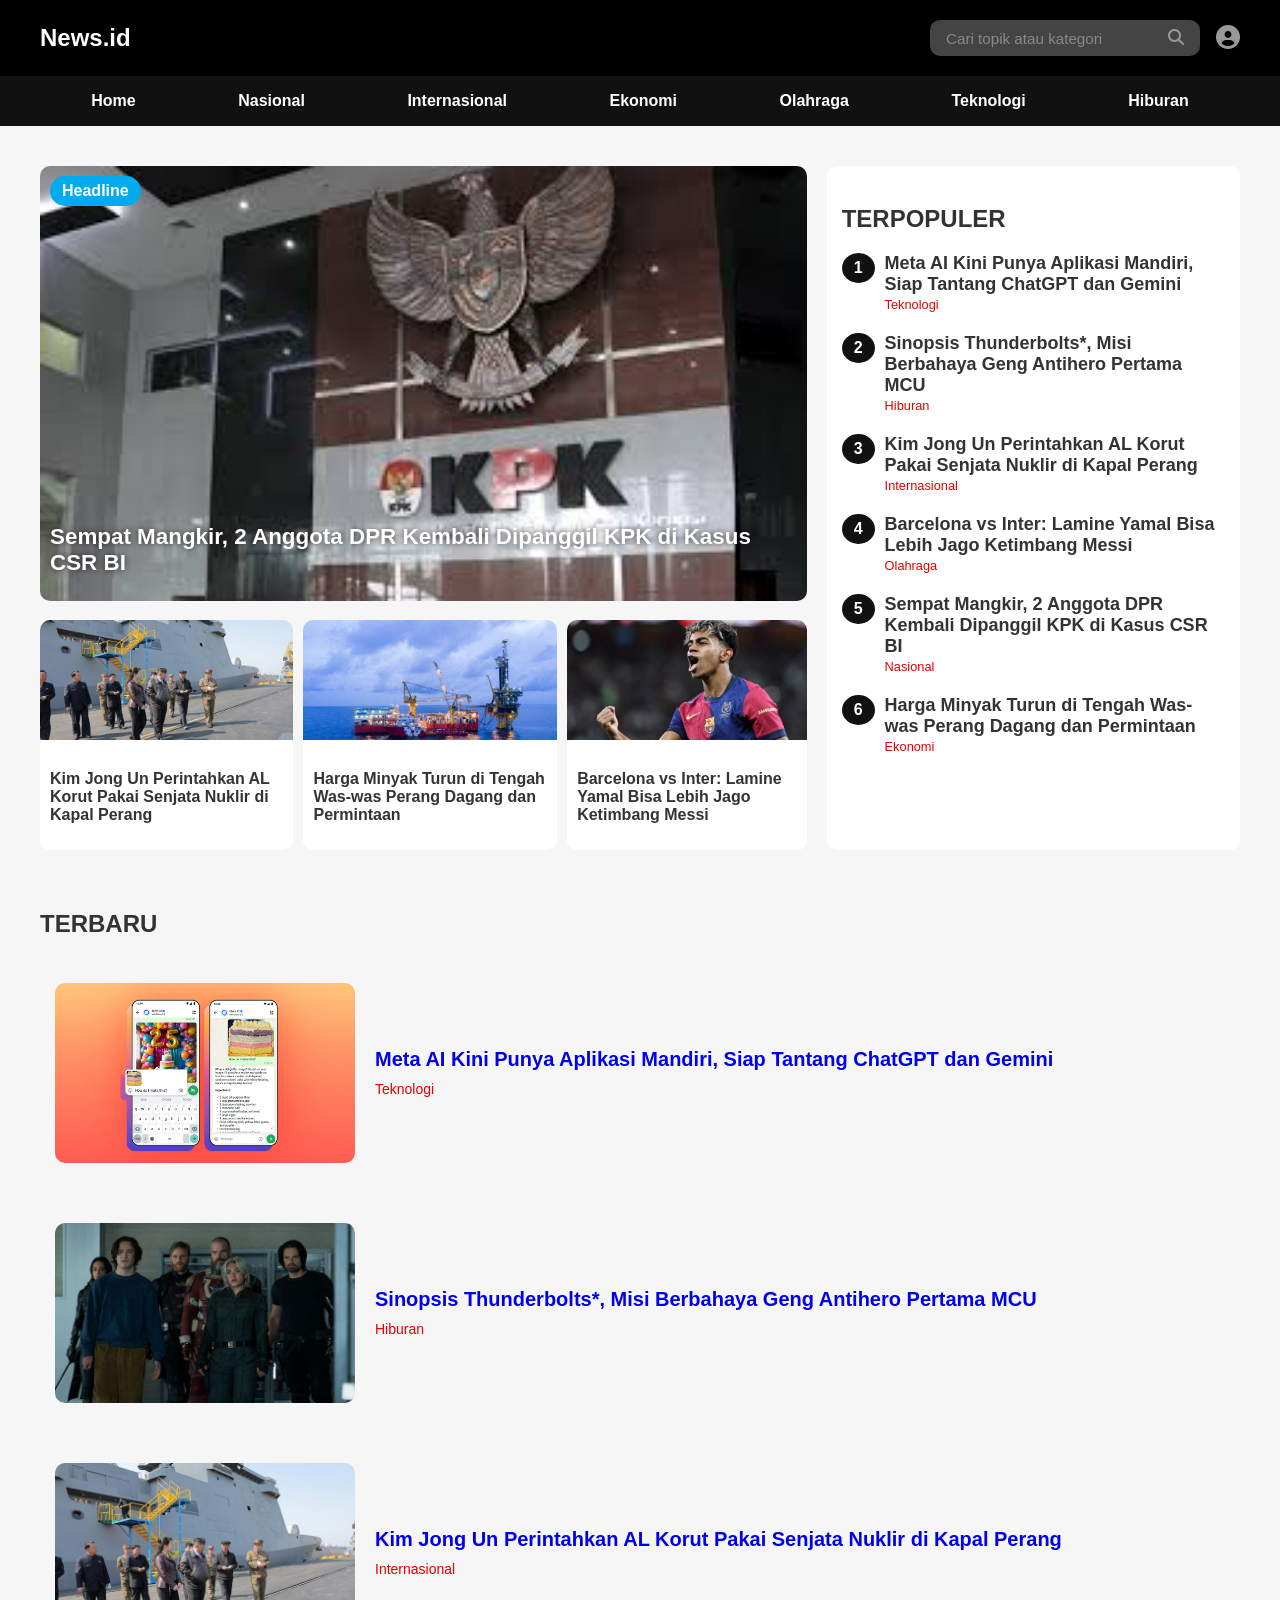
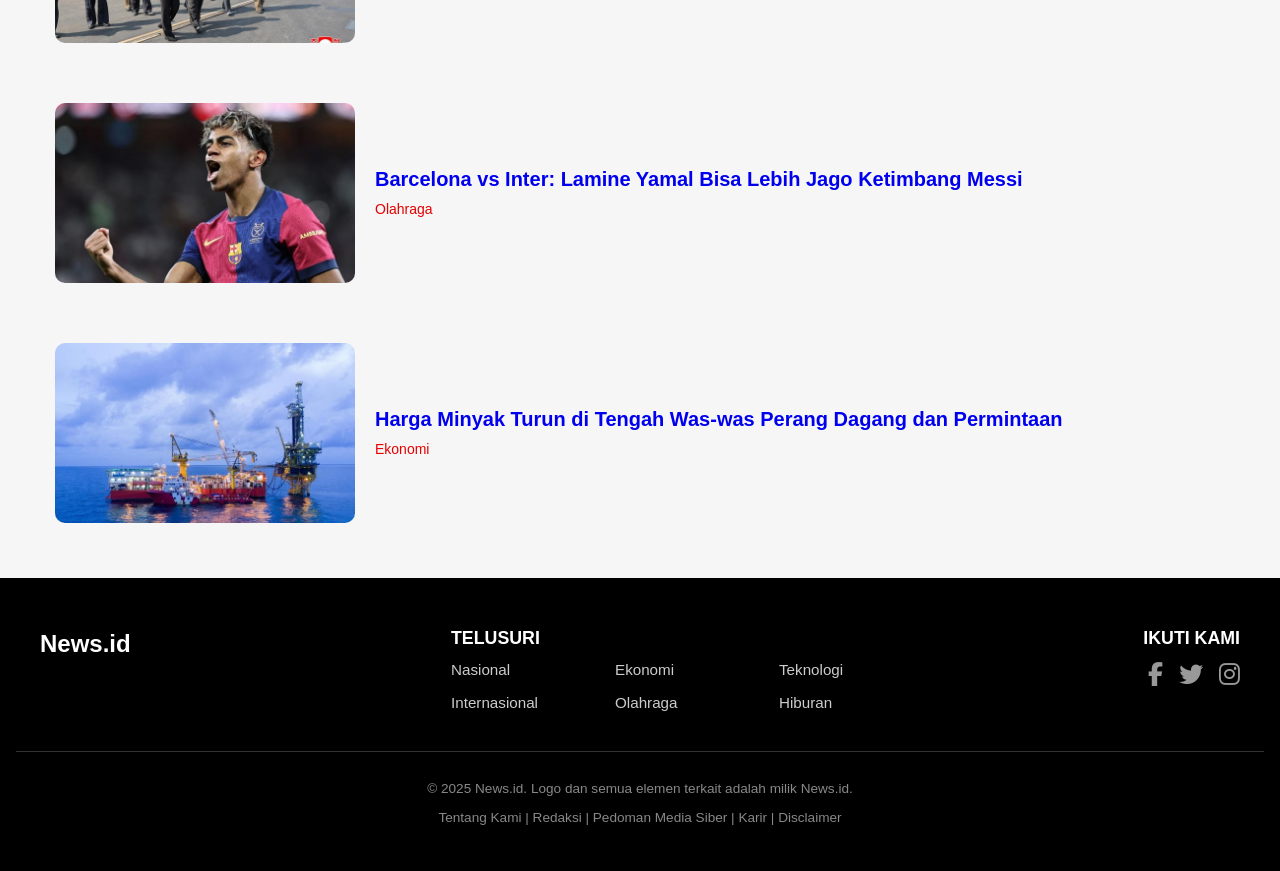
<file: index.html>
<!DOCTYPE html>
<html lang="id">
<head>
  <meta charset="UTF-8" />
  <meta name="viewport" content="width=device-width, initial-scale=1.0" />
  <title>News.id - Portal Berita</title>
  <link rel="stylesheet" href="style.css" />
  <link rel="stylesheet" href="https://cdnjs.cloudflare.com/ajax/libs/font-awesome/6.5.0/css/all.min.css" />
</head>
<body>
  <header>
    <div class="top-navbar">
      <div class="container">
        <h1 class="logo">News.id</h1>
    
        <div class="right-section">
          <div class="search-container">
            <input type="text" id="searchInput" placeholder="Cari topik atau kategori" />
            <button id="searchBtn"><i class="fas fa-search"></i></button>
          </div>          
    
          <div class="user-icons">
            <a href="#" title="Profil" class="user-icon">
              <i class="fas fa-user-circle"></i>
            </a>
          </div>          
        </div>
      </div>
    </div>    

    <nav class="bottom-navbar">
      <div class="container">
        <ul class="nav-menu">
          <li><a href="index.html">Home</a></li>
          <li><a href="nasional.html">Nasional</a></li>
          <li><a href="internasional.html">Internasional</a></li>
          <li><a href="ekonomi.html">Ekonomi</a></li>
          <li><a href="olahraga.html">Olahraga</a></li>
          <li><a href="teknologi.html">Teknologi</a></li>
          <li><a href="hiburan.html">Hiburan</a></li>
        </ul>
      </div>
    </nav>    
  </header>

  <main id="home" class="home-box">
    <div class="home-grid">
      <!-- Main Berita -->
      <div class="main-news">
        <a href="nasional.html" class="headline-link">
          <div class="headline-news">
            <img src="image/nasional.jpg" alt="Headline" />
            <div class="headline-label">Headline</div>
            <h2 class="headline-title">Sempat Mangkir, 2 Anggota DPR Kembali Dipanggil KPK di Kasus CSR BI</h2>
          </div>
        </a>
  
        <div class="sub-news-list">
          <a href="internasional.html" class="sub-news-link">
            <div class="sub-news-item">
              <img src="image/internasional.jpeg" alt="News 1" />
              <p class="sub-news-title">Kim Jong Un Perintahkan AL Korut Pakai Senjata Nuklir di Kapal Perang</p>
            </div>
          </a>
          <a href="ekonomi.html" class="sub-news-link">
            <div class="sub-news-item">
              <img src="image/ekonomi.jpeg" alt="News 2" />
              <p class="sub-news-title">Harga Minyak Turun di Tengah Was-was Perang Dagang dan Permintaan</p>
            </div>
          </a>
          <a href="olahraga.html" class="sub-news-link">
            <div class="sub-news-item">
              <img src="image/olahraga.jpeg" alt="News 3" />
              <p class="sub-news-title">Barcelona vs Inter: Lamine Yamal Bisa Lebih Jago Ketimbang Messi</p>
            </div>
          </a>
        </div>
      </div>
  
      <div class="sidebar-popular">
        <h3 class="popular-title">TERPOPULER</h3>
  
        <div class="popular-item">
          <div class="popular-number">1</div>
          <div class="popular-content">
            <a href="teknologi.html" class="popular-headline-link">
              <p class="popular-headline">Meta AI Kini Punya Aplikasi Mandiri, Siap Tantang ChatGPT dan Gemini</p>
            </a>
            <span class="popular-category">Teknologi</span>
          </div>
        </div>
  
        <div class="popular-item">
          <div class="popular-number">2</div>
          <div class="popular-content">
            <a href="hiburan.html" class="popular-headline-link">
              <p class="popular-headline">Sinopsis Thunderbolts*, Misi Berbahaya Geng Antihero Pertama MCU</p>
            </a>
            <span class="popular-category">Hiburan</span>
          </div>
        </div>
  
        <div class="popular-item">
          <div class="popular-number">3</div>
          <div class="popular-content">
            <a href="internasional.html" class="popular-headline-link">
              <p class="popular-headline">Kim Jong Un Perintahkan AL Korut Pakai Senjata Nuklir di Kapal Perang</p>
            </a>
            <span class="popular-category">Internasional</span>
          </div>
        </div>
  
        <div class="popular-item">
          <div class="popular-number">4</div>
          <div class="popular-content">
            <a href="olahraga.html" class="popular-headline-link">
              <p class="popular-headline">Barcelona vs Inter: Lamine Yamal Bisa Lebih Jago Ketimbang Messi</p>
            </a>
            <span class="popular-category">Olahraga</span>
          </div>
        </div>
  
        <div class="popular-item">
          <div class="popular-number">5</div>
          <div class="popular-content">
            <a href="nasional.html" class="popular-headline-link">
              <p class="popular-headline">Sempat Mangkir, 2 Anggota DPR Kembali Dipanggil KPK di Kasus CSR BI</p>
            </a>
            <span class="popular-category">Nasional</span>
          </div>
        </div>
  
        <div class="popular-item">
          <div class="popular-number">6</div>
          <div class="popular-content">
            <a href="ekonomi.html" class="popular-headline-link">
              <p class="popular-headline">Harga Minyak Turun di Tengah Was-was Perang Dagang dan Permintaan</p>
            </a>
            <span class="popular-category">Ekonomi</span>
          </div>
        </div>
      </div>
    </div>
  </main>  

  <section class="news-container">
    <div class="news-header">
      <h2>TERBARU</h2>
    </div>

    <article class="berita-item">
      <img src="image/teknologi.webp" alt="Thumbnail">
      <div class="berita-content">
        <a href="teknologi.html" class="berita-judul">Meta AI Kini Punya Aplikasi Mandiri, Siap Tantang ChatGPT dan Gemini</a>
        <div class="berita-kategori">Teknologi</div>
      </div>
    </article>
    
    <article class="berita-item">
      <img src="image/hiburan.jpeg" alt="Thumbnail">
      <div class="berita-content">
        <a href="hiburan.html" class="berita-judul">Sinopsis Thunderbolts*, Misi Berbahaya Geng Antihero Pertama MCU</a>
        <div class="berita-kategori">Hiburan</div>
      </div>
    </article>
    
    <article class="berita-item">
      <img src="image/internasional.jpeg" alt="Thumbnail">
      <div class="berita-content">
        <a href="internasional.html" class="berita-judul">Kim Jong Un Perintahkan AL Korut Pakai Senjata Nuklir di Kapal Perang</a>
        <div class="berita-kategori">Internasional</div>
      </div>
    </article>
    
    <article class="berita-item">
      <img src="image/olahraga.jpeg" alt="Thumbnail">
      <div class="berita-content">
        <a href="olahraga.html" class="berita-judul">Barcelona vs Inter: Lamine Yamal Bisa Lebih Jago Ketimbang Messi</a>
        <div class="berita-kategori">Olahraga</div>
      </div>
    </article>

    <article class="berita-item">
      <img src="image/ekonomi.jpeg" alt="Thumbnail">
      <div class="berita-content">
        <a href="ekonomi.html" class="berita-judul">Harga Minyak Turun di Tengah Was-was Perang Dagang dan Permintaan</a>
        <div class="berita-kategori">Ekonomi</div>
      </div>
    </article>
  </section>

  <footer class="main-footer">
    <div class="container footer-container">
      <div class="footer-brand">
        <h2 class="logo">News.id</h2>
      </div>
  
      <div class="footer-links">
        <div class="footer-column">
          <h3>TELUSURI</h3>
          <ul class="footer-grid">
            <li><a href="nasional.html">Nasional</a></li>
            <li><a href="ekonomi.html">Ekonomi</a></li>
            <li><a href="teknologi.html">Teknologi</a></li>
            <li><a href="internasional.html">Internasional</a></li>
            <li><a href="olahraga.html">Olahraga</a></li>
            <li><a href="hiburan.html">Hiburan</a></li>
          </ul>
        </div>
      </div>      
  
      <div class="footer-social">
        <h3>IKUTI KAMI</h3>
        <div class="social-icons">
          <a href="https://www.facebook.com/naufal.humam24" class="facebook" title="Facebook"><i class="fab fa-facebook-f"></i></a>
          <a href="https://x.com/_nhm24" class="twitter" title="Twitter"><i class="fab fa-twitter"></i></a>
          <a href="https://instagram.com/_nhm.24/" class="instagram" title="Instagram"><i class="fab fa-instagram"></i></a>
        </div>
      </div>      
    </div>
  
    <div class="footer-bottom">
      <p>&copy; 2025 News.id. Logo dan semua elemen terkait adalah milik News.id.</p>
      <p>Tentang Kami | Redaksi | Pedoman Media Siber | Karir | Disclaimer</p>
    </div>
  </footer>  

  <script src="script.js"></script>
</body>
</html>
</file>
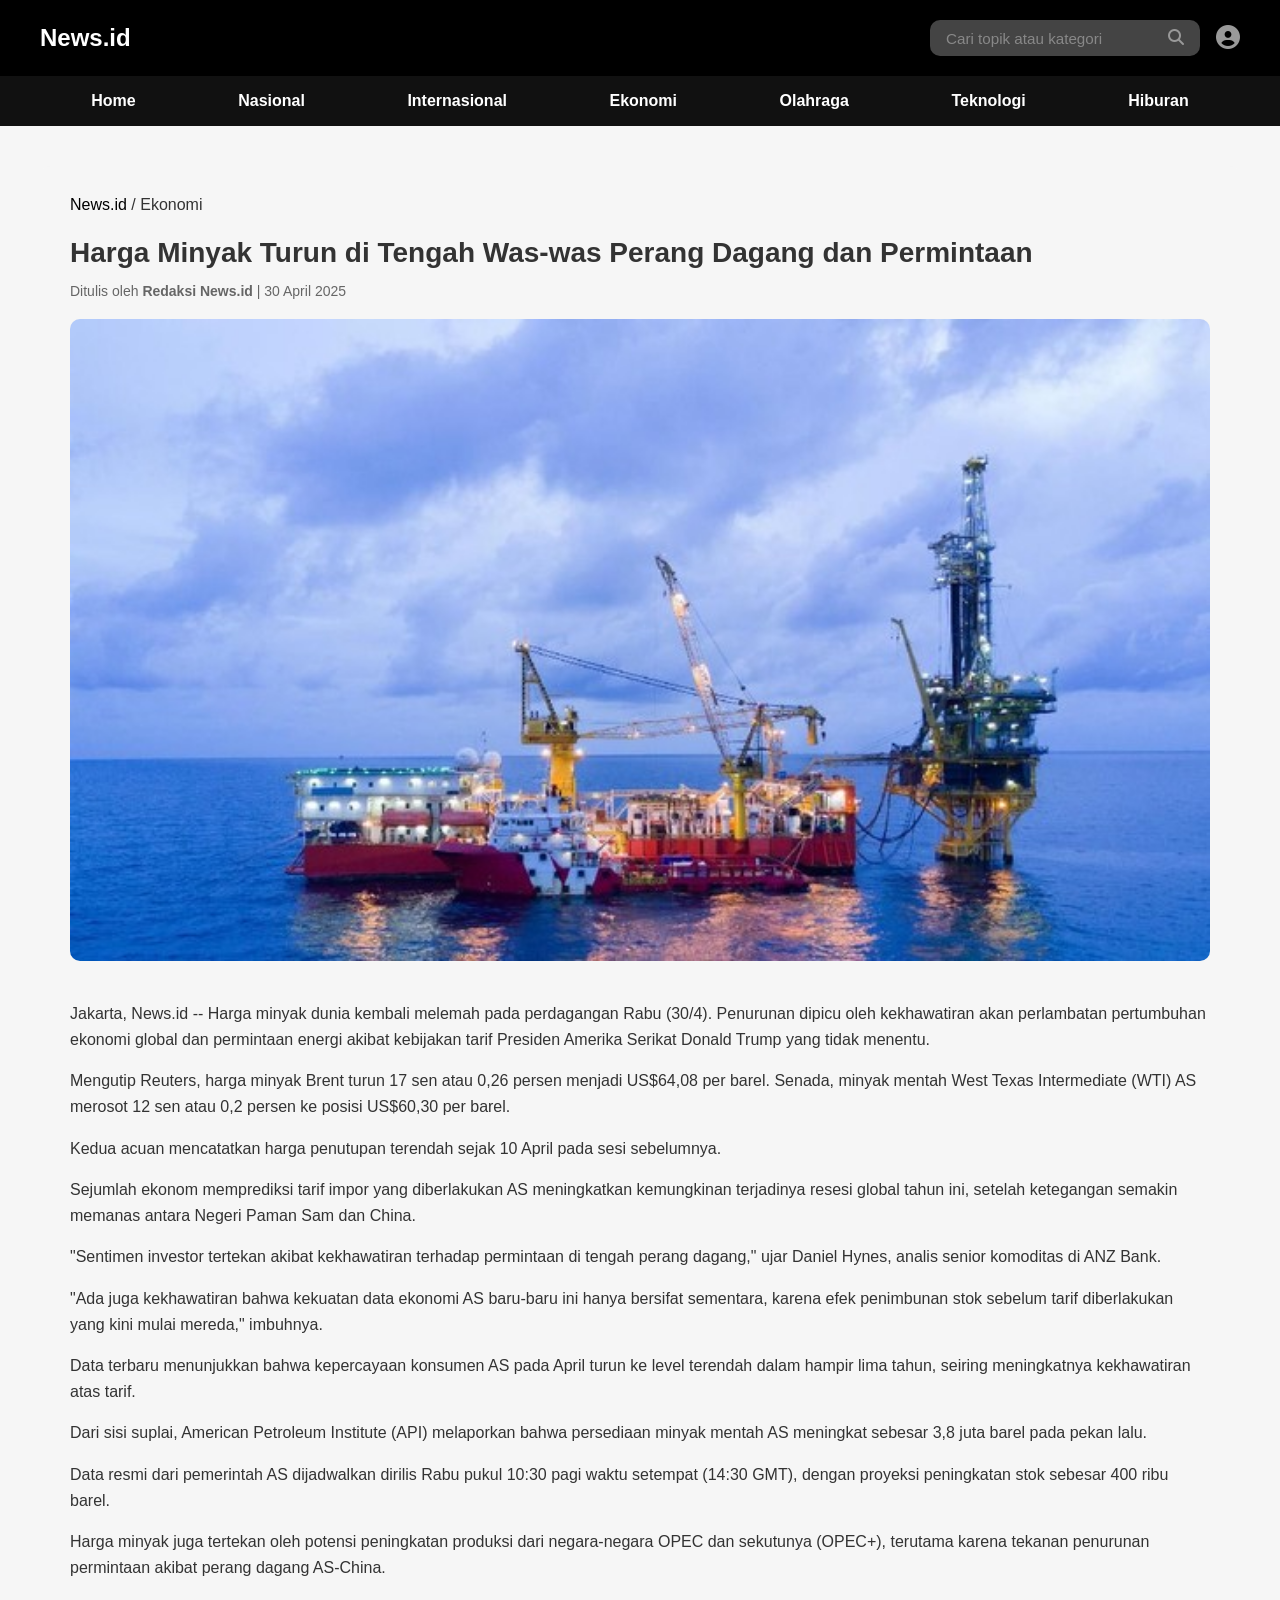
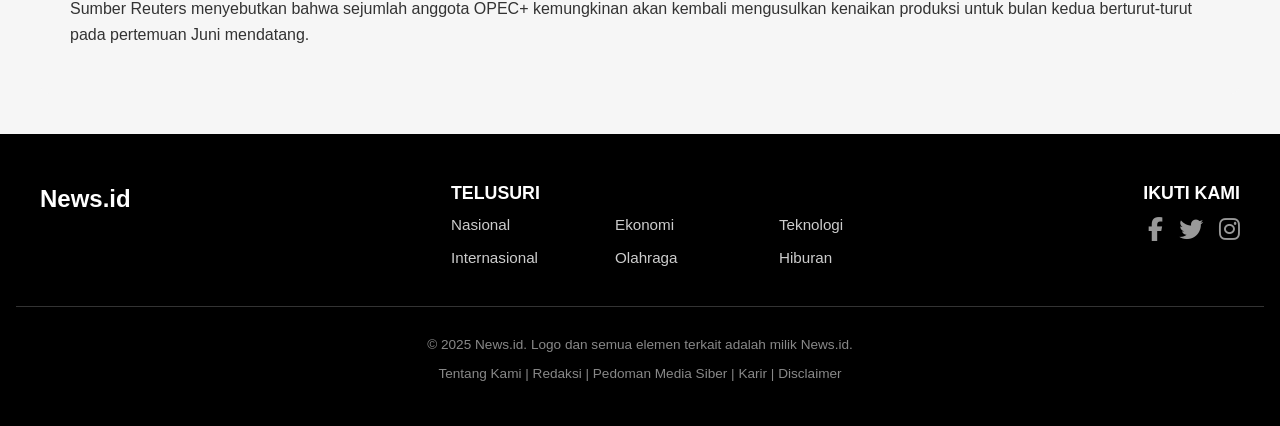
<file: ekonomi.html>
<!DOCTYPE html>
<html lang="id">
<head>
  <meta charset="UTF-8" />
  <meta name="viewport" content="width=device-width, initial-scale=1.0" />
  <title>News.id - Ekonomi</title>
  <link rel="stylesheet" href="style.css" />
  <link rel="stylesheet" href="https://cdnjs.cloudflare.com/ajax/libs/font-awesome/6.5.0/css/all.min.css" />
</head>
<body>
  <header>
    <div class="top-navbar">
      <div class="container">
        <h1 class="logo">News.id</h1>
    
        <div class="right-section">
          <div class="search-container">
            <input type="text" id="searchInput" placeholder="Cari topik atau kategori" />
            <button id="searchBtn"><i class="fas fa-search"></i></button>
          </div>          
    
          <div class="user-icons">
            <a href="#" title="Profil" class="user-icon">
              <i class="fas fa-user-circle"></i>
            </a>
          </div>          
        </div>
      </div>
    </div>

    <nav class="bottom-navbar">
      <div class="container">
        <ul class="nav-menu">
          <li><a href="index.html">Home</a></li>
          <li><a href="nasional.html" class="active">Nasional</a></li>
          <li><a href="internasional.html">Internasional</a></li>
          <li><a href="ekonomi.html">Ekonomi</a></li>
          <li><a href="olahraga.html">Olahraga</a></li>
          <li><a href="teknologi.html">Teknologi</a></li>
          <li><a href="hiburan.html">Hiburan</a></li>
        </ul>
      </div>
    </nav>
  </header>

  <main class="artikel-container">
    <section class="artikel-box">
      <div class="artikel-breadcrumb">
        <a href="index.html">News.id</a> / <span>Ekonomi</span>
      </div>
      <h2 class="artikel-judul">Harga Minyak Turun di Tengah Was-was Perang Dagang dan Permintaan</h2>
      <p class="artikel-meta">Ditulis oleh <strong>Redaksi News.id</strong> | 30 April 2025</p>
      <img src="image/ekonomi.jpeg" class="artikel-gambar" />
      <div class="artikel-isi">
        <p>Jakarta, News.id -- Harga minyak dunia kembali melemah pada perdagangan Rabu (30/4). Penurunan dipicu oleh kekhawatiran akan perlambatan pertumbuhan ekonomi global dan permintaan energi akibat kebijakan tarif Presiden Amerika Serikat Donald Trump yang tidak menentu.</p>

        <p>Mengutip Reuters, harga minyak Brent turun 17 sen atau 0,26 persen menjadi US$64,08 per barel. Senada, minyak mentah West Texas Intermediate (WTI) AS merosot 12 sen atau 0,2 persen ke posisi US$60,30 per barel.</p>

        <p>Kedua acuan mencatatkan harga penutupan terendah sejak 10 April pada sesi sebelumnya.</p>

        <p>Sejumlah ekonom memprediksi tarif impor yang diberlakukan AS meningkatkan kemungkinan terjadinya resesi global tahun ini, setelah ketegangan semakin memanas antara Negeri Paman Sam dan China.</p>

        <p>"Sentimen investor tertekan akibat kekhawatiran terhadap permintaan di tengah perang dagang," ujar Daniel Hynes, analis senior komoditas di ANZ Bank.</p>

        <p>"Ada juga kekhawatiran bahwa kekuatan data ekonomi AS baru-baru ini hanya bersifat sementara, karena efek penimbunan stok sebelum tarif diberlakukan yang kini mulai mereda," imbuhnya.</p>

        <p>Data terbaru menunjukkan bahwa kepercayaan konsumen AS pada April turun ke level terendah dalam hampir lima tahun, seiring meningkatnya kekhawatiran atas tarif.</p>

        <p>Dari sisi suplai, American Petroleum Institute (API) melaporkan bahwa persediaan minyak mentah AS meningkat sebesar 3,8 juta barel pada pekan lalu.</p>

        <p>Data resmi dari pemerintah AS dijadwalkan dirilis Rabu pukul 10:30 pagi waktu setempat (14:30 GMT), dengan proyeksi peningkatan stok sebesar 400 ribu barel.</p>

        <p>Harga minyak juga tertekan oleh potensi peningkatan produksi dari negara-negara OPEC dan sekutunya (OPEC+), terutama karena tekanan penurunan permintaan akibat perang dagang AS-China.</p>

        <p>Sumber Reuters menyebutkan bahwa sejumlah anggota OPEC+ kemungkinan akan kembali mengusulkan kenaikan produksi untuk bulan kedua berturut-turut pada pertemuan Juni mendatang.</p>
      </div>
    </section>
  </main>

  <footer class="main-footer">
    <div class="container footer-container">
      <div class="footer-brand">
        <h2 class="logo">News.id</h2>
      </div>
      <div class="footer-links">
        <div class="footer-column">
          <h3>TELUSURI</h3>
          <ul class="footer-grid">
            <li><a href="nasional.html">Nasional</a></li>
            <li><a href="ekonomi.html">Ekonomi</a></li>
            <li><a href="teknologi.html">Teknologi</a></li>
            <li><a href="internasional.html">Internasional</a></li>
            <li><a href="olahraga.html">Olahraga</a></li>
            <li><a href="hiburan.html">Hiburan</a></li>
          </ul>
        </div>
      </div>
      <div class="footer-social">
        <h3>IKUTI KAMI</h3>
        <div class="social-icons">
          <a href="#" class="facebook" title="Facebook"><i class="fab fa-facebook-f"></i></a>
          <a href="#" class="twitter" title="Twitter"><i class="fab fa-twitter"></i></a>
          <a href="#" class="instagram" title="Instagram"><i class="fab fa-instagram"></i></a>
        </div>
      </div>      
    </div>  
    <div class="footer-bottom">
      <p>&copy; 2025 News.id. Logo dan semua elemen terkait adalah milik News.id.</p>
      <p>Tentang Kami | Redaksi | Pedoman Media Siber | Karir | Disclaimer</p>
    </div>
  </footer>

  <script src="script.js"></script>
</body>
</html>
</file>
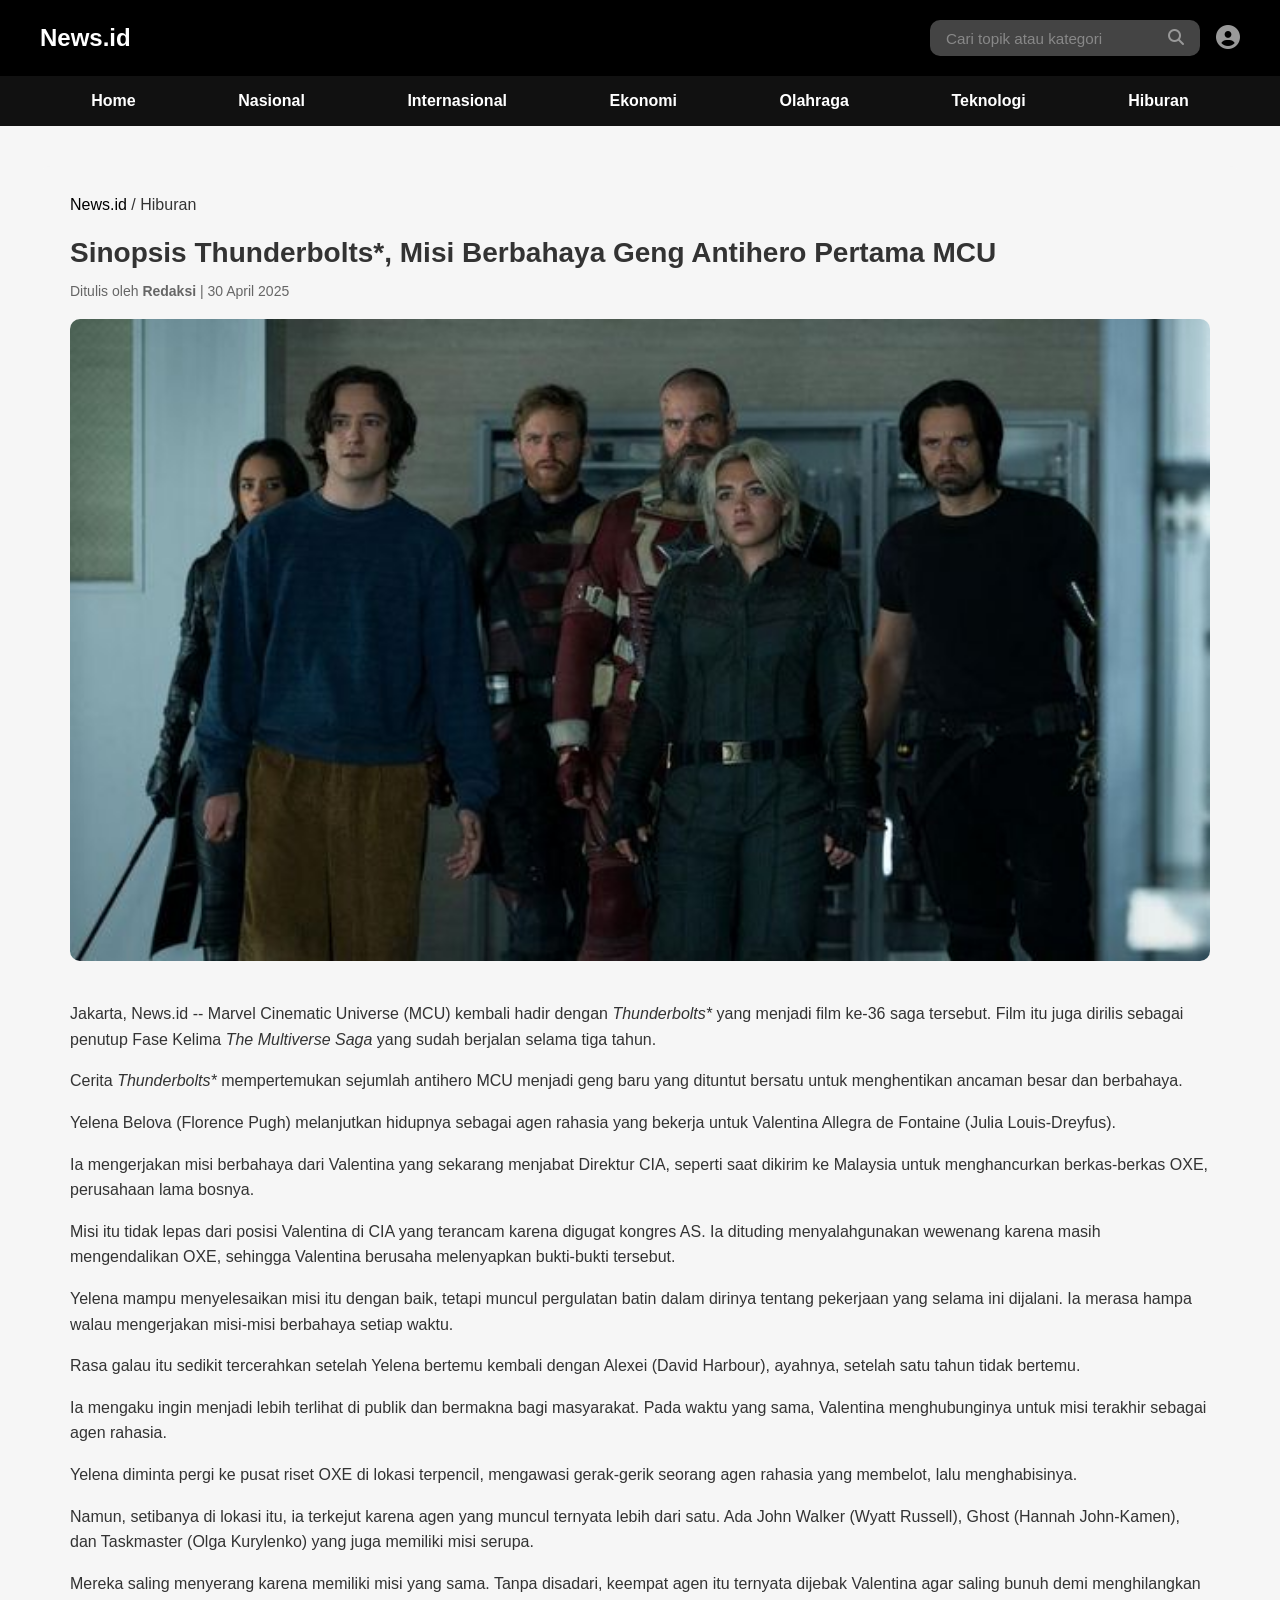
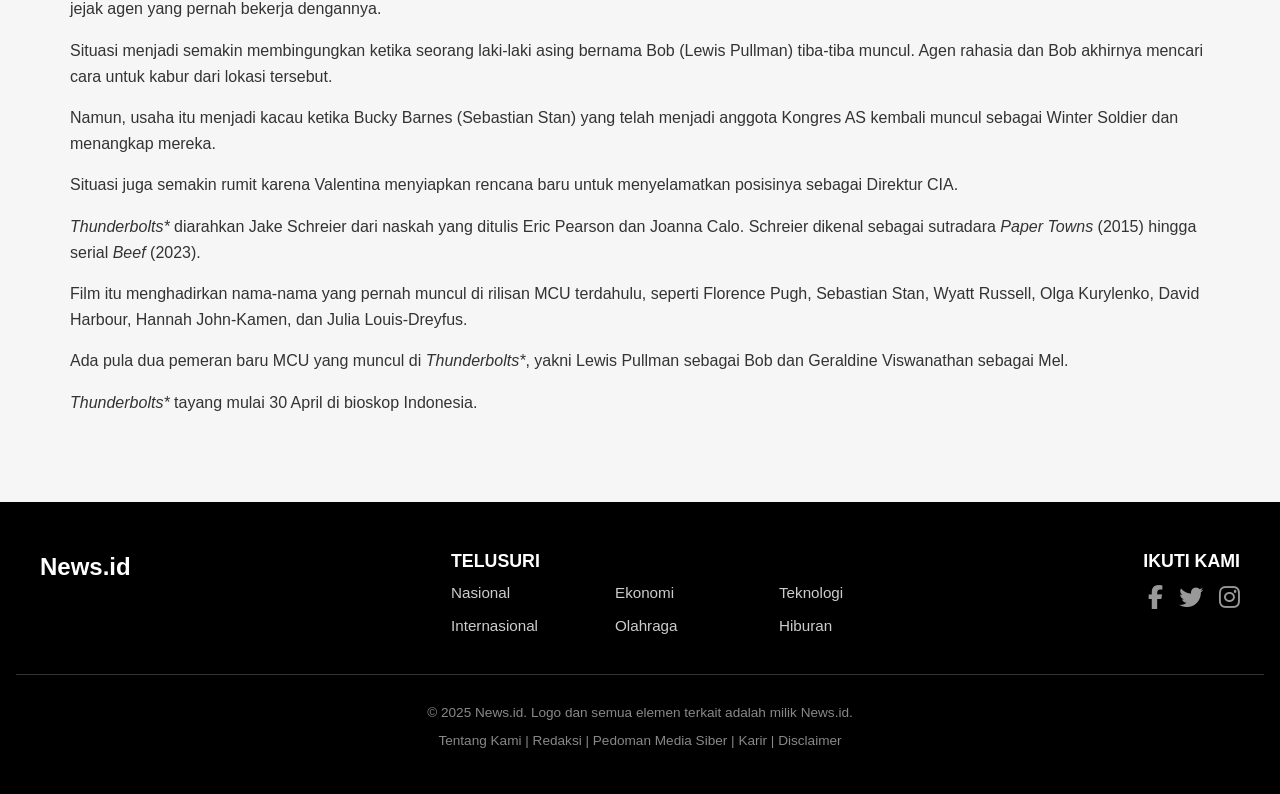
<file: hiburan.html>
<!DOCTYPE html>
<html lang="id">
<head>
  <meta charset="UTF-8" />
  <meta name="viewport" content="width=device-width, initial-scale=1.0" />
  <title>News.id - Hiburan</title>
  <link rel="stylesheet" href="style.css" />
  <link rel="stylesheet" href="https://cdnjs.cloudflare.com/ajax/libs/font-awesome/6.5.0/css/all.min.css" />
</head>
<body>
  <header>
    <div class="top-navbar">
      <div class="container">
        <h1 class="logo">News.id</h1>
    
        <div class="right-section">
          <div class="search-container">
            <input type="text" id="searchInput" placeholder="Cari topik atau kategori" />
            <button id="searchBtn"><i class="fas fa-search"></i></button>
          </div>          
    
          <div class="user-icons">
            <a href="#" title="Profil" class="user-icon">
              <i class="fas fa-user-circle"></i>
            </a>
          </div>          
        </div>
      </div>
    </div>

    <nav class="bottom-navbar">
      <div class="container">
        <ul class="nav-menu">
          <li><a href="index.html">Home</a></li>
          <li><a href="nasional.html" class="active">Nasional</a></li>
          <li><a href="internasional.html">Internasional</a></li>
          <li><a href="ekonomi.html">Ekonomi</a></li>
          <li><a href="olahraga.html">Olahraga</a></li>
          <li><a href="teknologi.html">Teknologi</a></li>
          <li><a href="hiburan.html">Hiburan</a></li>
        </ul>
      </div>
    </nav>
  </header>

  <main class="artikel-container">
    <section class="artikel-box">
      <div class="artikel-breadcrumb">
        <a href="index.html">News.id</a> / <span>Hiburan</span>
      </div>
      <h2 class="artikel-judul">Sinopsis Thunderbolts*, Misi Berbahaya Geng Antihero Pertama MCU</h2>
      <p class="artikel-meta">Ditulis oleh <strong>Redaksi</strong> | 30 April 2025</p>
      <img src="image/hiburan.jpeg" class="artikel-gambar" />
      <div class="artikel-isi">
        <p>Jakarta, News.id -- Marvel Cinematic Universe (MCU) kembali hadir dengan <em>Thunderbolts*</em> yang menjadi film ke-36 saga tersebut. Film itu juga dirilis sebagai penutup Fase Kelima <em>The Multiverse Saga</em> yang sudah berjalan selama tiga tahun.</p>

        <p>Cerita <em>Thunderbolts*</em> mempertemukan sejumlah antihero MCU menjadi geng baru yang dituntut bersatu untuk menghentikan ancaman besar dan berbahaya.</p>

        <p>Yelena Belova (Florence Pugh) melanjutkan hidupnya sebagai agen rahasia yang bekerja untuk Valentina Allegra de Fontaine (Julia Louis-Dreyfus).</p>

        <p>Ia mengerjakan misi berbahaya dari Valentina yang sekarang menjabat Direktur CIA, seperti saat dikirim ke Malaysia untuk menghancurkan berkas-berkas OXE, perusahaan lama bosnya.</p>

        <p>Misi itu tidak lepas dari posisi Valentina di CIA yang terancam karena digugat kongres AS. Ia dituding menyalahgunakan wewenang karena masih mengendalikan OXE, sehingga Valentina berusaha melenyapkan bukti-bukti tersebut.</p>

        <p>Yelena mampu menyelesaikan misi itu dengan baik, tetapi muncul pergulatan batin dalam dirinya tentang pekerjaan yang selama ini dijalani. Ia merasa hampa walau mengerjakan misi-misi berbahaya setiap waktu.</p>

        <p>Rasa galau itu sedikit tercerahkan setelah Yelena bertemu kembali dengan Alexei (David Harbour), ayahnya, setelah satu tahun tidak bertemu.</p>

        <p>Ia mengaku ingin menjadi lebih terlihat di publik dan bermakna bagi masyarakat. Pada waktu yang sama, Valentina menghubunginya untuk misi terakhir sebagai agen rahasia.</p>

        <p>Yelena diminta pergi ke pusat riset OXE di lokasi terpencil, mengawasi gerak-gerik seorang agen rahasia yang membelot, lalu menghabisinya.</p>

        <p>Namun, setibanya di lokasi itu, ia terkejut karena agen yang muncul ternyata lebih dari satu. Ada John Walker (Wyatt Russell), Ghost (Hannah John-Kamen), dan Taskmaster (Olga Kurylenko) yang juga memiliki misi serupa.</p>

        <p>Mereka saling menyerang karena memiliki misi yang sama. Tanpa disadari, keempat agen itu ternyata dijebak Valentina agar saling bunuh demi menghilangkan jejak agen yang pernah bekerja dengannya.</p>

        <p>Situasi menjadi semakin membingungkan ketika seorang laki-laki asing bernama Bob (Lewis Pullman) tiba-tiba muncul. Agen rahasia dan Bob akhirnya mencari cara untuk kabur dari lokasi tersebut.</p>

        <p>Namun, usaha itu menjadi kacau ketika Bucky Barnes (Sebastian Stan) yang telah menjadi anggota Kongres AS kembali muncul sebagai Winter Soldier dan menangkap mereka.</p>

        <p>Situasi juga semakin rumit karena Valentina menyiapkan rencana baru untuk menyelamatkan posisinya sebagai Direktur CIA.</p>

        <p><em>Thunderbolts*</em> diarahkan Jake Schreier dari naskah yang ditulis Eric Pearson dan Joanna Calo. Schreier dikenal sebagai sutradara <em>Paper Towns</em> (2015) hingga serial <em>Beef</em> (2023).</p>

        <p>Film itu menghadirkan nama-nama yang pernah muncul di rilisan MCU terdahulu, seperti Florence Pugh, Sebastian Stan, Wyatt Russell, Olga Kurylenko, David Harbour, Hannah John-Kamen, dan Julia Louis-Dreyfus.</p>

        <p>Ada pula dua pemeran baru MCU yang muncul di <em>Thunderbolts*</em>, yakni Lewis Pullman sebagai Bob dan Geraldine Viswanathan sebagai Mel.</p>

        <p><em>Thunderbolts*</em> tayang mulai 30 April di bioskop Indonesia.</p>
      </div>
    </section>
  </main>

  <footer class="main-footer">
    <div class="container footer-container">
      <div class="footer-brand">
        <h2 class="logo">News.id</h2>
      </div>
      <div class="footer-links">
        <div class="footer-column">
          <h3>TELUSURI</h3>
          <ul class="footer-grid">
            <li><a href="nasional.html">Nasional</a></li>
            <li><a href="ekonomi.html">Ekonomi</a></li>
            <li><a href="teknologi.html">Teknologi</a></li>
            <li><a href="internasional.html">Internasional</a></li>
            <li><a href="olahraga.html">Olahraga</a></li>
            <li><a href="hiburan.html">Hiburan</a></li>
          </ul>
        </div>
      </div>
      <div class="footer-social">
        <h3>IKUTI KAMI</h3>
        <div class="social-icons">
          <a href="#" class="facebook" title="Facebook"><i class="fab fa-facebook-f"></i></a>
          <a href="#" class="twitter" title="Twitter"><i class="fab fa-twitter"></i></a>
          <a href="#" class="instagram" title="Instagram"><i class="fab fa-instagram"></i></a>
        </div>
      </div>      
    </div> 
    <div class="footer-bottom">
      <p>&copy; 2025 News.id. Logo dan semua elemen terkait adalah milik News.id.</p>
      <p>Tentang Kami | Redaksi | Pedoman Media Siber | Karir | Disclaimer</p>
    </div>
  </footer>

  <script src="script.js"></script>
</body>
</html>
</file>
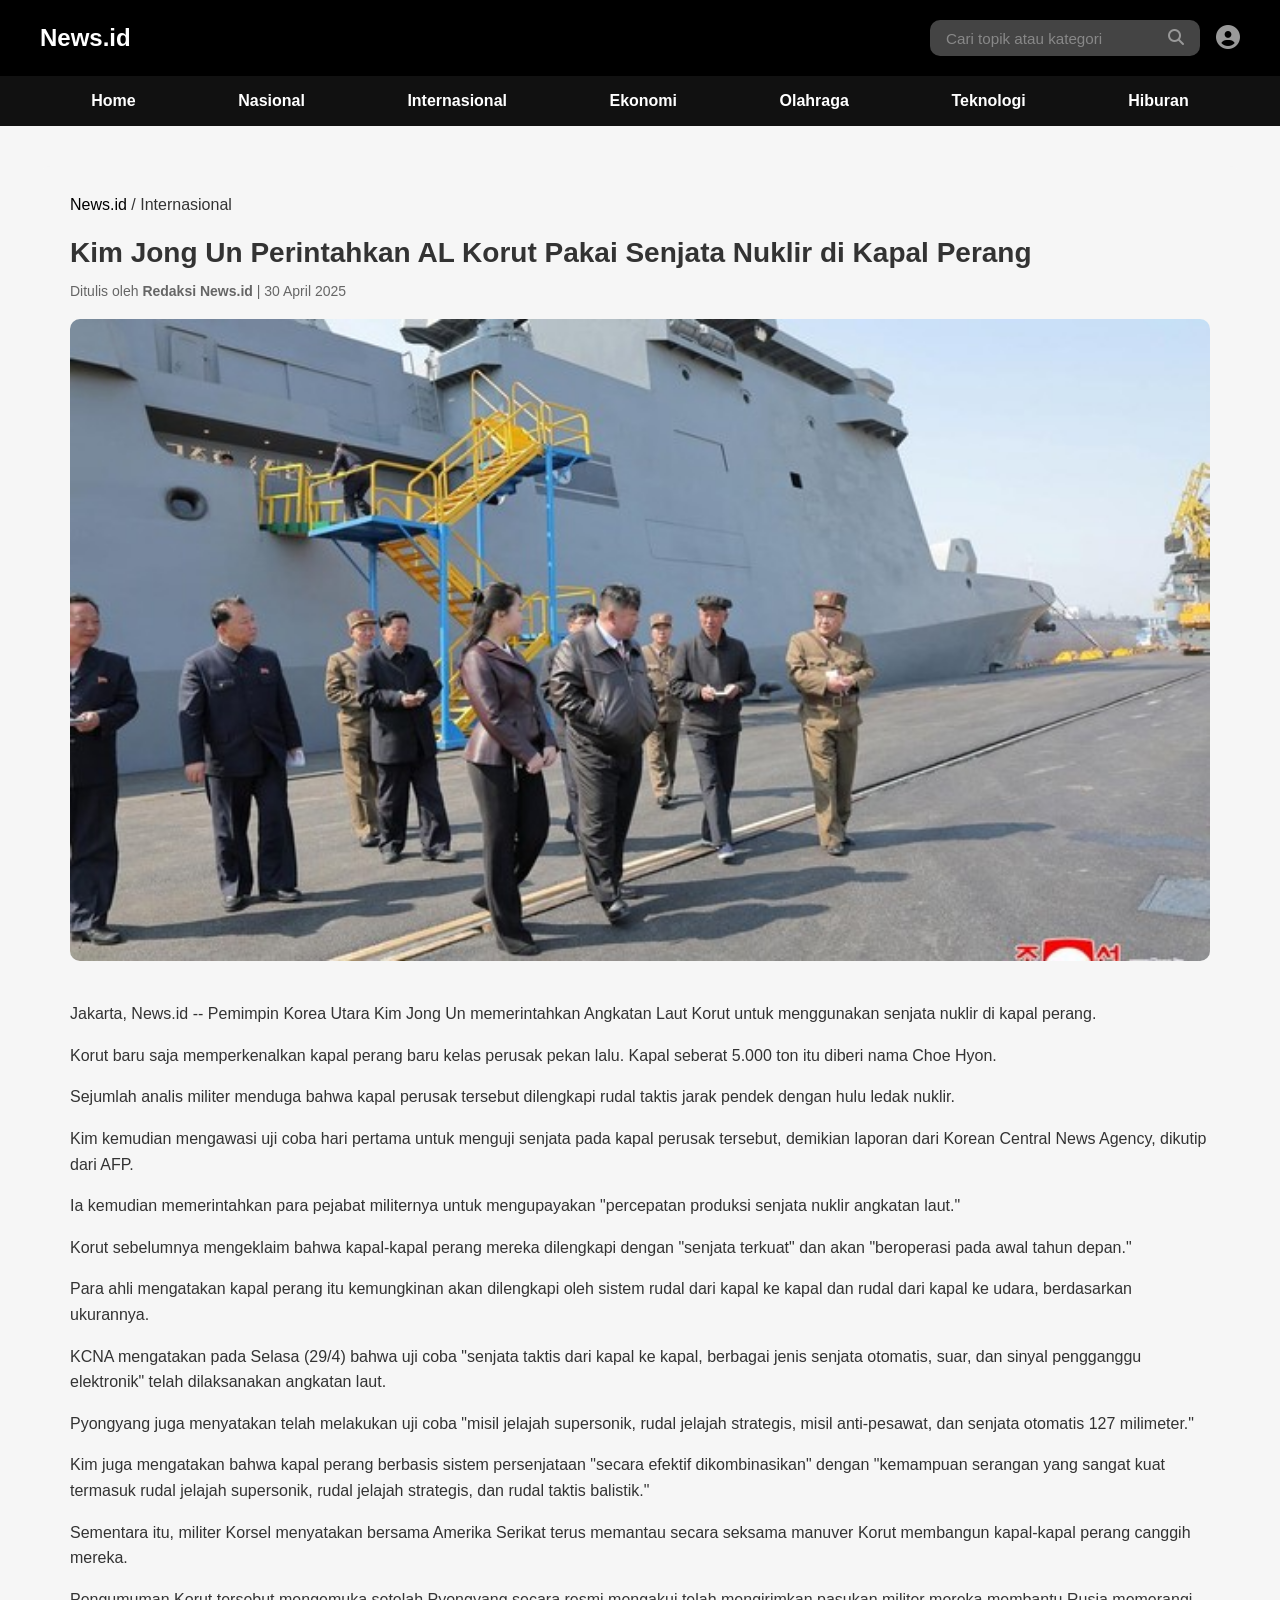
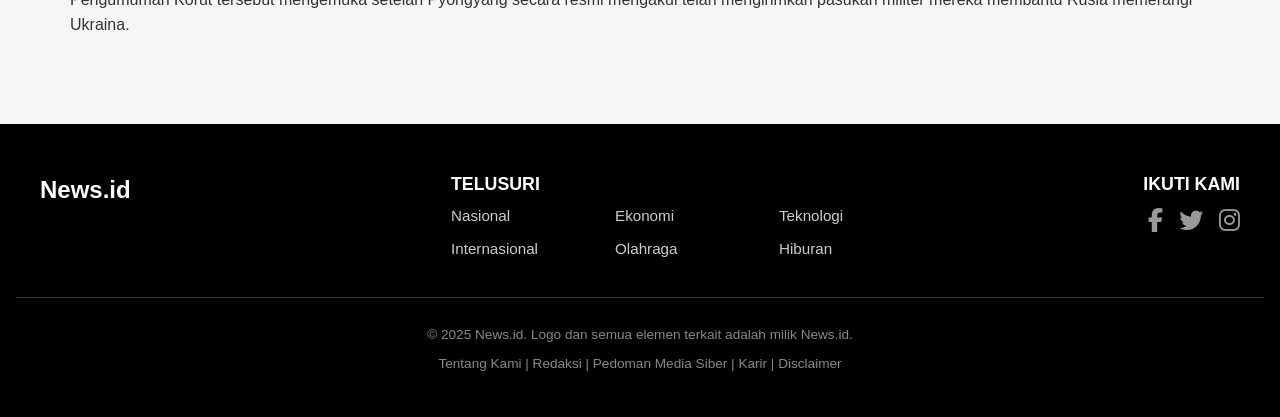
<file: internasional.html>
<!DOCTYPE html>
<html lang="id">
<head>
  <meta charset="UTF-8" />
  <meta name="viewport" content="width=device-width, initial-scale=1.0" />
  <title>News.id - Internasional</title>
  <link rel="stylesheet" href="style.css" />
  <link rel="stylesheet" href="https://cdnjs.cloudflare.com/ajax/libs/font-awesome/6.5.0/css/all.min.css" />
</head>
<body>
  <header>
    <div class="top-navbar">
      <div class="container">
        <h1 class="logo">News.id</h1>
    
        <div class="right-section">
          <div class="search-container">
            <input type="text" id="searchInput" placeholder="Cari topik atau kategori" />
            <button id="searchBtn"><i class="fas fa-search"></i></button>
          </div>          
    
          <div class="user-icons">
            <a href="#" title="Profil" class="user-icon">
              <i class="fas fa-user-circle"></i>
            </a>
          </div>          
        </div>
      </div>
    </div>

    <nav class="bottom-navbar">
      <div class="container">
        <ul class="nav-menu">
          <li><a href="index.html">Home</a></li>
          <li><a href="nasional.html" class="active">Nasional</a></li>
          <li><a href="internasional.html">Internasional</a></li>
          <li><a href="ekonomi.html">Ekonomi</a></li>
          <li><a href="olahraga.html">Olahraga</a></li>
          <li><a href="teknologi.html">Teknologi</a></li>
          <li><a href="hiburan.html">Hiburan</a></li>
        </ul>
      </div>
    </nav>
  </header>

  <main class="artikel-container">
    <section class="artikel-box">
      <div class="artikel-breadcrumb">
        <a href="index.html">News.id</a> / <span>Internasional</span>
      </div>
      <h2 class="artikel-judul">Kim Jong Un Perintahkan AL Korut Pakai Senjata Nuklir di Kapal Perang</h2>
      <p class="artikel-meta">Ditulis oleh <strong>Redaksi News.id</strong> | 30 April 2025</p>
      <img src="image/internasional.jpeg" class="artikel-gambar" />
      <div class="artikel-isi">
        <p>Jakarta, News.id -- Pemimpin Korea Utara Kim Jong Un memerintahkan Angkatan Laut Korut untuk menggunakan senjata nuklir di kapal perang.</p>

        <p>Korut baru saja memperkenalkan kapal perang baru kelas perusak pekan lalu. Kapal seberat 5.000 ton itu diberi nama Choe Hyon.</p>

        <p>Sejumlah analis militer menduga bahwa kapal perusak tersebut dilengkapi rudal taktis jarak pendek dengan hulu ledak nuklir.</p>

        <p>Kim kemudian mengawasi uji coba hari pertama untuk menguji senjata pada kapal perusak tersebut, demikian laporan dari Korean Central News Agency, dikutip dari AFP.</p>

        <p>Ia kemudian memerintahkan para pejabat militernya untuk mengupayakan "percepatan produksi senjata nuklir angkatan laut."</p>

        <p>Korut sebelumnya mengeklaim bahwa kapal-kapal perang mereka dilengkapi dengan "senjata terkuat" dan akan "beroperasi pada awal tahun depan."</p>

        <p>Para ahli mengatakan kapal perang itu kemungkinan akan dilengkapi oleh sistem rudal dari kapal ke kapal dan rudal dari kapal ke udara, berdasarkan ukurannya.</p>

        <p>KCNA mengatakan pada Selasa (29/4) bahwa uji coba "senjata taktis dari kapal ke kapal, berbagai jenis senjata otomatis, suar, dan sinyal pengganggu elektronik" telah dilaksanakan angkatan laut.</p>

        <p>Pyongyang juga menyatakan telah melakukan uji coba "misil jelajah supersonik, rudal jelajah strategis, misil anti-pesawat, dan senjata otomatis 127 milimeter."</p>

        <p>Kim juga mengatakan bahwa kapal perang berbasis sistem persenjataan "secara efektif dikombinasikan" dengan "kemampuan serangan yang sangat kuat termasuk rudal jelajah supersonik, rudal jelajah strategis, dan rudal taktis balistik."</p>

        <p>Sementara itu, militer Korsel menyatakan bersama Amerika Serikat terus memantau secara seksama manuver Korut membangun kapal-kapal perang canggih mereka.</p>

        <p>Pengumuman Korut tersebut mengemuka setelah Pyongyang secara resmi mengakui telah mengirimkan pasukan militer mereka membantu Rusia memerangi Ukraina.</p>
      </div>
    </section>
  </main>

  <footer class="main-footer">
    <div class="container footer-container">
      <div class="footer-brand">
        <h2 class="logo">News.id</h2>
      </div>
      <div class="footer-links">
        <div class="footer-column">
          <h3>TELUSURI</h3>
          <ul class="footer-grid">
            <li><a href="nasional.html">Nasional</a></li>
            <li><a href="ekonomi.html">Ekonomi</a></li>
            <li><a href="teknologi.html">Teknologi</a></li>
            <li><a href="internasional.html">Internasional</a></li>
            <li><a href="olahraga.html">Olahraga</a></li>
            <li><a href="hiburan.html">Hiburan</a></li>
          </ul>
        </div>
      </div>
      <div class="footer-social">
        <h3>IKUTI KAMI</h3>
        <div class="social-icons">
          <a href="#" class="facebook" title="Facebook"><i class="fab fa-facebook-f"></i></a>
          <a href="#" class="twitter" title="Twitter"><i class="fab fa-twitter"></i></a>
          <a href="#" class="instagram" title="Instagram"><i class="fab fa-instagram"></i></a>
        </div>
      </div>      
    </div> 
    <div class="footer-bottom">
      <p>&copy; 2025 News.id. Logo dan semua elemen terkait adalah milik News.id.</p>
      <p>Tentang Kami | Redaksi | Pedoman Media Siber | Karir | Disclaimer</p>
    </div>
  </footer>

  <script src="script.js"></script>
</body>
</html>
</file>
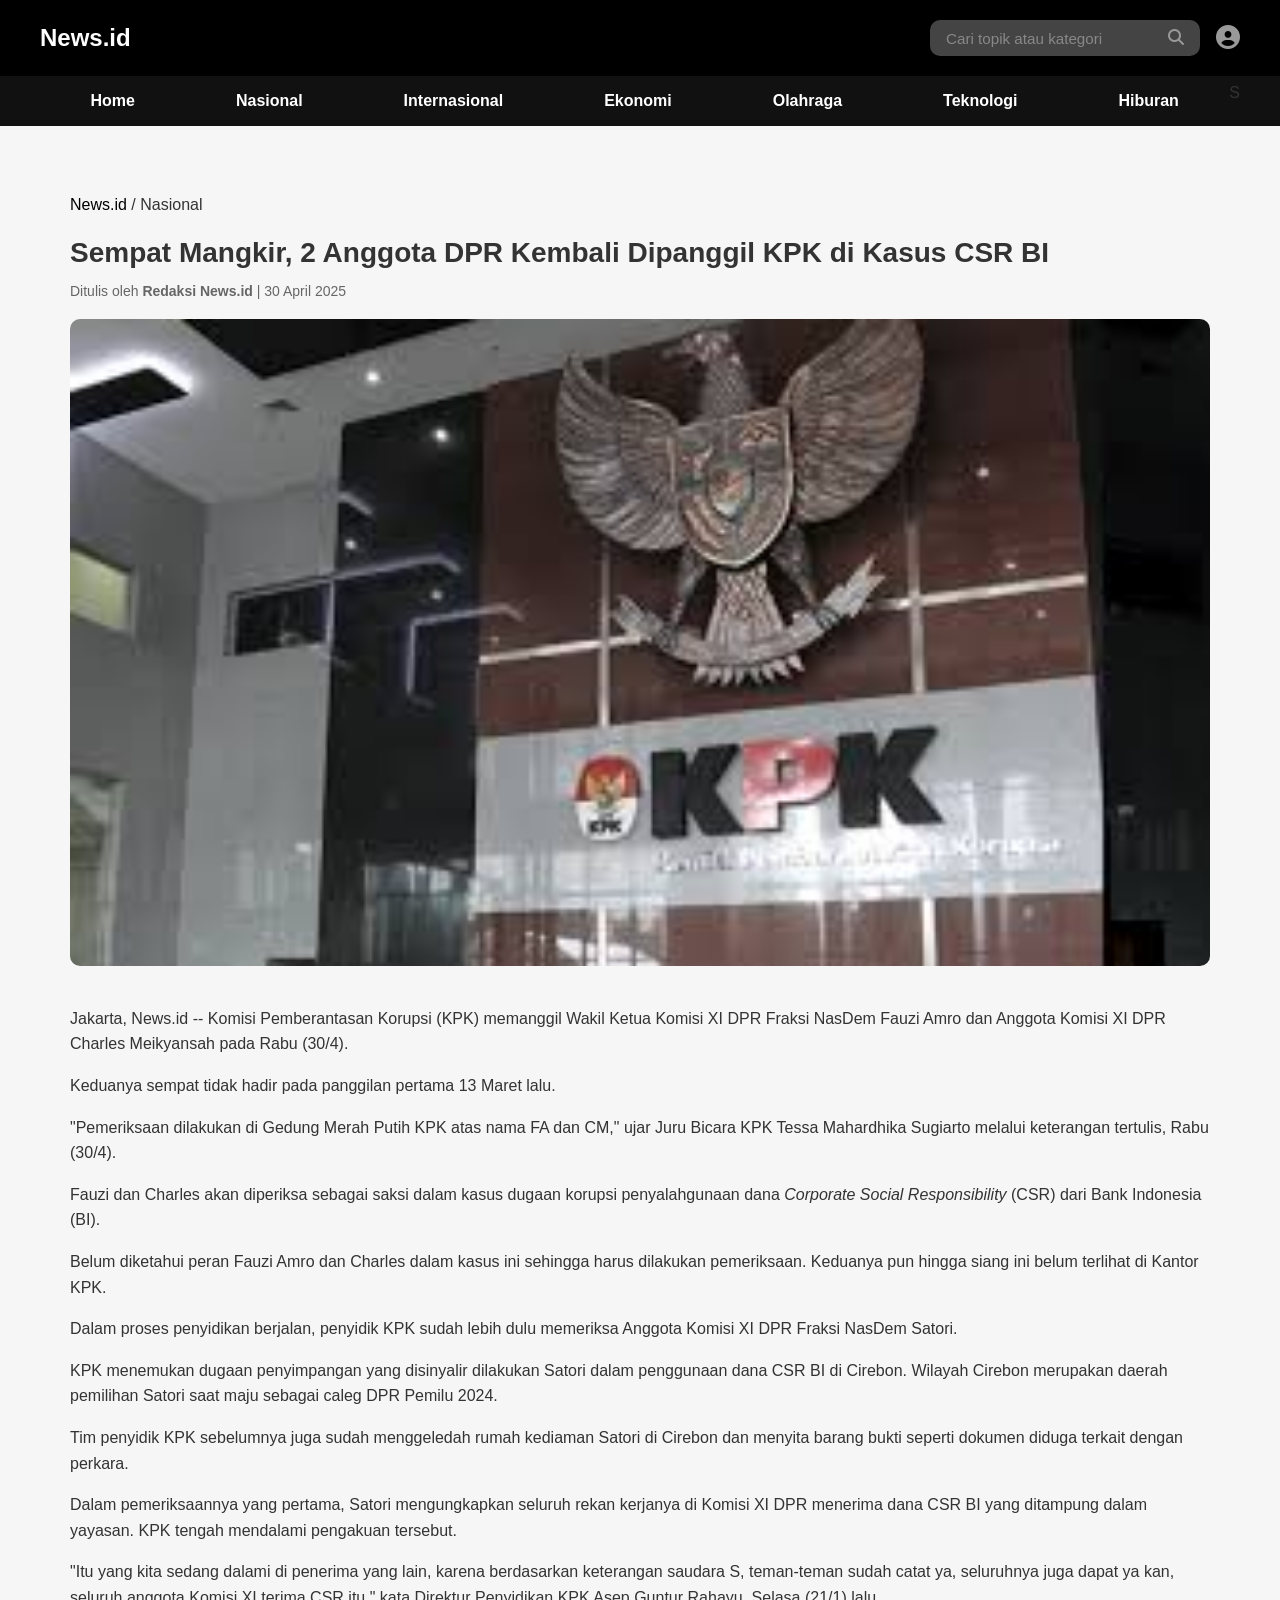
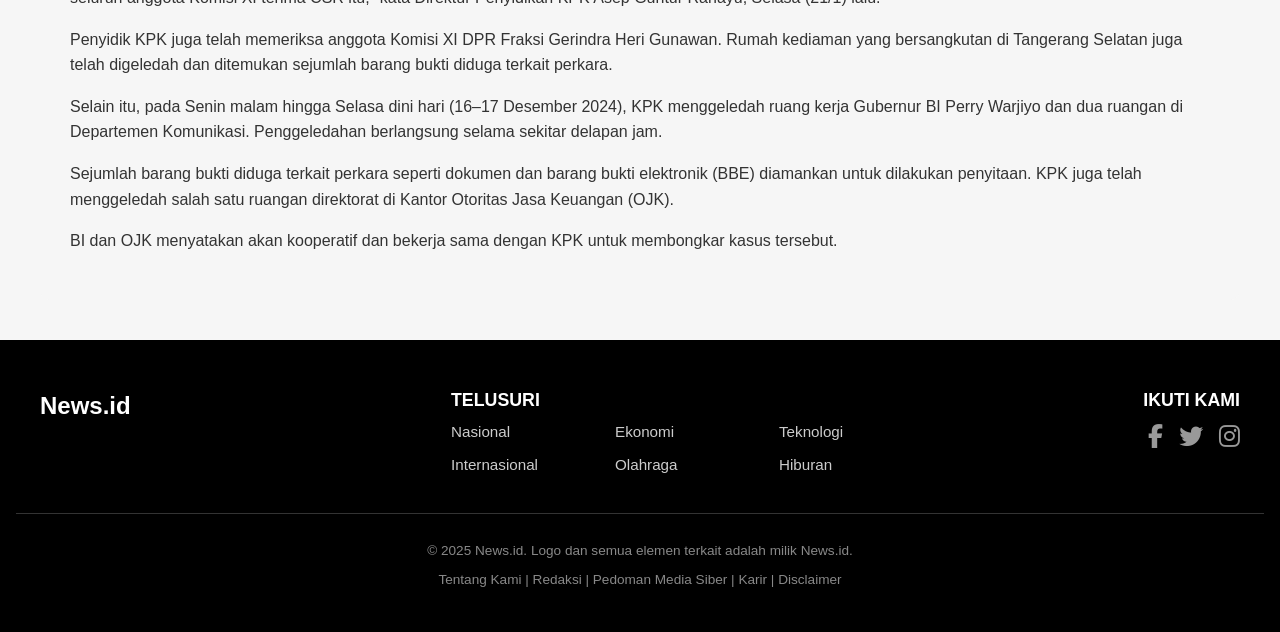
<file: nasional.html>
<!DOCTYPE html>
<html lang="id">
<head>
  <meta charset="UTF-8" />
  <meta name="viewport" content="width=device-width, initial-scale=1.0" />
  <title>News.id - Nasional</title>
  <link rel="stylesheet" href="style.css" />
  <link rel="stylesheet" href="https://cdnjs.cloudflare.com/ajax/libs/font-awesome/6.5.0/css/all.min.css" />
</head>
<body>
  <header>
    <div class="top-navbar">
      <div class="container">
        <h1 class="logo">News.id</h1>
    
        <div class="right-section">
          <div class="search-container">
            <input type="text" id="searchInput" placeholder="Cari topik atau kategori" />
            <button id="searchBtn"><i class="fas fa-search"></i></button>
          </div>          
    
          <div class="user-icons">
            <a href="#" title="Profil" class="user-icon">
              <i class="fas fa-user-circle"></i>
            </a>
          </div>          
        </div>
      </div>
    </div>

    <nav class="bottom-navbar">
      <div class="container">
        <ul class="nav-menu">
          <li><a href="index.html">Home</a></li>
          <li><a href="nasional.html">Nasional</a></li>
          <li><a href="internasional.html">Internasional</a></li>
          <li><a href="ekonomi.html">Ekonomi</a></li>
          <li><a href="olahraga.html">Olahraga</a></li>
          <li><a href="teknologi.html">Teknologi</a></li>
          <li><a href="hiburan.html">Hiburan</a></li>S
        </ul>
      </div>
    </nav>
  </header>

  <main class="artikel-container">
    <section class="artikel-box">
      <div class="artikel-breadcrumb">
        <a href="index.html">News.id</a> / <span>Nasional</span>
      </div>
      <h2 class="artikel-judul">Sempat Mangkir, 2 Anggota DPR Kembali Dipanggil KPK di Kasus CSR BI</h2>
      <p class="artikel-meta">Ditulis oleh <strong>Redaksi News.id</strong> | 30 April 2025</p>
      <img src="image/nasional.jpg" class="artikel-gambar" />
      <div class="artikel-isi">
        <p>Jakarta, News.id -- Komisi Pemberantasan Korupsi (KPK) memanggil Wakil Ketua Komisi XI DPR Fraksi NasDem Fauzi Amro dan Anggota Komisi XI DPR Charles Meikyansah pada Rabu (30/4).</p>
      
        <p>Keduanya sempat tidak hadir pada panggilan pertama 13 Maret lalu.</p>
      
        <p>"Pemeriksaan dilakukan di Gedung Merah Putih KPK atas nama FA dan CM," ujar Juru Bicara KPK Tessa Mahardhika Sugiarto melalui keterangan tertulis, Rabu (30/4).</p>
      
        <p>Fauzi dan Charles akan diperiksa sebagai saksi dalam kasus dugaan korupsi penyalahgunaan dana <em>Corporate Social Responsibility</em> (CSR) dari Bank Indonesia (BI).</p>
      
        <p>Belum diketahui peran Fauzi Amro dan Charles dalam kasus ini sehingga harus dilakukan pemeriksaan. Keduanya pun hingga siang ini belum terlihat di Kantor KPK.</p>
      
        <p>Dalam proses penyidikan berjalan, penyidik KPK sudah lebih dulu memeriksa Anggota Komisi XI DPR Fraksi NasDem Satori.</p>
      
        <p>KPK menemukan dugaan penyimpangan yang disinyalir dilakukan Satori dalam penggunaan dana CSR BI di Cirebon. Wilayah Cirebon merupakan daerah pemilihan Satori saat maju sebagai caleg DPR Pemilu 2024.</p>
      
        <p>Tim penyidik KPK sebelumnya juga sudah menggeledah rumah kediaman Satori di Cirebon dan menyita barang bukti seperti dokumen diduga terkait dengan perkara.</p>
      
        <p>Dalam pemeriksaannya yang pertama, Satori mengungkapkan seluruh rekan kerjanya di Komisi XI DPR menerima dana CSR BI yang ditampung dalam yayasan. KPK tengah mendalami pengakuan tersebut.</p>
      
        <p>"Itu yang kita sedang dalami di penerima yang lain, karena berdasarkan keterangan saudara S, teman-teman sudah catat ya, seluruhnya juga dapat ya kan, seluruh anggota Komisi XI terima CSR itu," kata Direktur Penyidikan KPK Asep Guntur Rahayu, Selasa (21/1) lalu.</p>
      
        <p>Penyidik KPK juga telah memeriksa anggota Komisi XI DPR Fraksi Gerindra Heri Gunawan. Rumah kediaman yang bersangkutan di Tangerang Selatan juga telah digeledah dan ditemukan sejumlah barang bukti diduga terkait perkara.</p>
      
        <p>Selain itu, pada Senin malam hingga Selasa dini hari (16–17 Desember 2024), KPK menggeledah ruang kerja Gubernur BI Perry Warjiyo dan dua ruangan di Departemen Komunikasi. Penggeledahan berlangsung selama sekitar delapan jam.</p>
      
        <p>Sejumlah barang bukti diduga terkait perkara seperti dokumen dan barang bukti elektronik (BBE) diamankan untuk dilakukan penyitaan. KPK juga telah menggeledah salah satu ruangan direktorat di Kantor Otoritas Jasa Keuangan (OJK).</p>
      
        <p>BI dan OJK menyatakan akan kooperatif dan bekerja sama dengan KPK untuk membongkar kasus tersebut.</p>
      </div>      
    </section>
  </main>

  <footer class="main-footer">
    <div class="container footer-container">
      <div class="footer-brand">
        <h2 class="logo">News.id</h2>
      </div>
      <div class="footer-links">
        <div class="footer-column">
          <h3>TELUSURI</h3>
          <ul class="footer-grid">
            <li><a href="nasional.html">Nasional</a></li>
            <li><a href="ekonomi.html">Ekonomi</a></li>
            <li><a href="teknologi.html">Teknologi</a></li>
            <li><a href="internasional.html">Internasional</a></li>
            <li><a href="olahraga.html">Olahraga</a></li>
            <li><a href="hiburan.html">Hiburan</a></li>
          </ul>
        </div>
      </div>
      <div class="footer-social">
        <h3>IKUTI KAMI</h3>
        <div class="social-icons">
          <a href="#" class="facebook" title="Facebook"><i class="fab fa-facebook-f"></i></a>
          <a href="#" class="twitter" title="Twitter"><i class="fab fa-twitter"></i></a>
          <a href="#" class="instagram" title="Instagram"><i class="fab fa-instagram"></i></a>
        </div>
      </div>      
    </div>
    <div class="footer-bottom">
      <p>&copy; 2025 News.id. Logo dan semua elemen terkait adalah milik News.id.</p>
      <p>Tentang Kami | Redaksi | Pedoman Media Siber | Karir | Disclaimer</p>
    </div>
  </footer>

  <script src="script.js"></script>
</body>
</html>
</file>
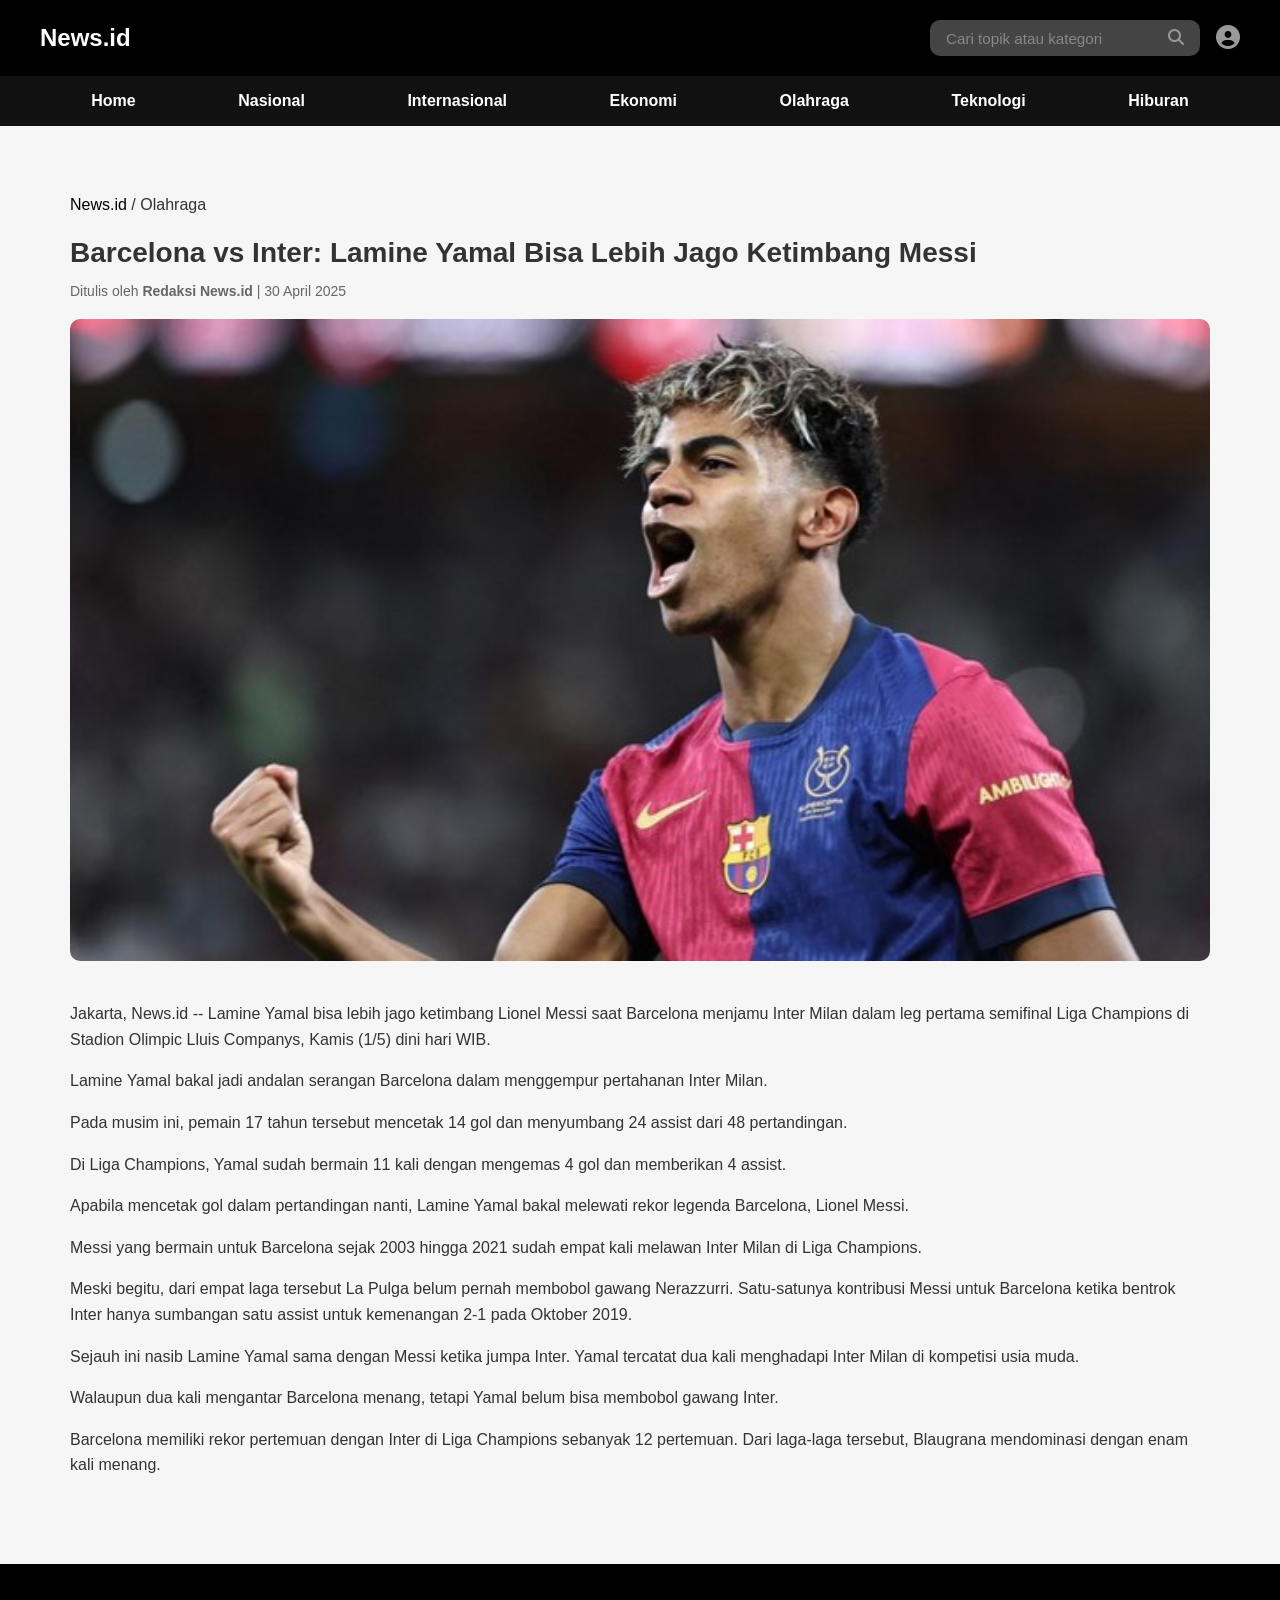
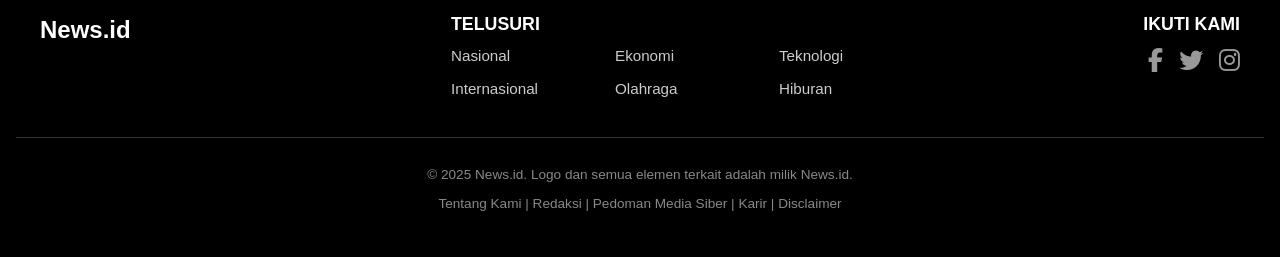
<file: olahraga.html>
<!DOCTYPE html>
<html lang="id">
<head>
  <meta charset="UTF-8" />
  <meta name="viewport" content="width=device-width, initial-scale=1.0" />
  <title>News.id - Olahraga</title>
  <link rel="stylesheet" href="style.css" />
  <link rel="stylesheet" href="https://cdnjs.cloudflare.com/ajax/libs/font-awesome/6.5.0/css/all.min.css" />
</head>
<body>
  <header>
    <div class="top-navbar">
      <div class="container">
        <h1 class="logo">News.id</h1>
    
        <div class="right-section">
          <div class="search-container">
            <input type="text" id="searchInput" placeholder="Cari topik atau kategori" />
            <button id="searchBtn"><i class="fas fa-search"></i></button>
          </div>          
    
          <div class="user-icons">
            <a href="#" title="Profil" class="user-icon">
              <i class="fas fa-user-circle"></i>
            </a>
          </div>          
        </div>
      </div>
    </div>

    <nav class="bottom-navbar">
      <div class="container">
        <ul class="nav-menu">
          <li><a href="index.html">Home</a></li>
          <li><a href="nasional.html" class="active">Nasional</a></li>
          <li><a href="internasional.html">Internasional</a></li>
          <li><a href="ekonomi.html">Ekonomi</a></li>
          <li><a href="olahraga.html">Olahraga</a></li>
          <li><a href="teknologi.html">Teknologi</a></li>
          <li><a href="hiburan.html">Hiburan</a></li>
        </ul>
      </div>
    </nav>
  </header>

  <main class="artikel-container">
    <section class="artikel-box">
      <div class="artikel-breadcrumb">
        <a href="index.html">News.id</a> / <span>Olahraga</span>
      </div>
      <h2 class="artikel-judul">Barcelona vs Inter: Lamine Yamal Bisa Lebih Jago Ketimbang Messi</h2>
      <p class="artikel-meta">Ditulis oleh <strong>Redaksi News.id</strong> | 30 April 2025</p>
      <img src="image/olahraga.jpeg" class="artikel-gambar" />
      <div class="artikel-isi">
        <p>Jakarta, News.id -- Lamine Yamal bisa lebih jago ketimbang Lionel Messi saat Barcelona menjamu Inter Milan dalam leg pertama semifinal Liga Champions di Stadion Olimpic Lluis Companys, Kamis (1/5) dini hari WIB.</p>

        <p>Lamine Yamal bakal jadi andalan serangan Barcelona dalam menggempur pertahanan Inter Milan.</p>

        <p>Pada musim ini, pemain 17 tahun tersebut mencetak 14 gol dan menyumbang 24 assist dari 48 pertandingan.</p>

        <p>Di Liga Champions, Yamal sudah bermain 11 kali dengan mengemas 4 gol dan memberikan 4 assist.</p>

        <p>Apabila mencetak gol dalam pertandingan nanti, Lamine Yamal bakal melewati rekor legenda Barcelona, Lionel Messi.</p>

        <p>Messi yang bermain untuk Barcelona sejak 2003 hingga 2021 sudah empat kali melawan Inter Milan di Liga Champions.</p>

        <p>Meski begitu, dari empat laga tersebut La Pulga belum pernah membobol gawang Nerazzurri. Satu-satunya kontribusi Messi untuk Barcelona ketika bentrok Inter hanya sumbangan satu assist untuk kemenangan 2-1 pada Oktober 2019.</p>

        <p>Sejauh ini nasib Lamine Yamal sama dengan Messi ketika jumpa Inter. Yamal tercatat dua kali menghadapi Inter Milan di kompetisi usia muda.</p>

        <p>Walaupun dua kali mengantar Barcelona menang, tetapi Yamal belum bisa membobol gawang Inter.</p>

        <p>Barcelona memiliki rekor pertemuan dengan Inter di Liga Champions sebanyak 12 pertemuan. Dari laga-laga tersebut, Blaugrana mendominasi dengan enam kali menang.</p>
      </div>
    </section>
  </main>

  <footer class="main-footer">
    <div class="container footer-container">
      <div class="footer-brand">
        <h2 class="logo">News.id</h2>
      </div>
      <div class="footer-links">
        <div class="footer-column">
          <h3>TELUSURI</h3>
          <ul class="footer-grid">
            <li><a href="nasional.html">Nasional</a></li>
            <li><a href="ekonomi.html">Ekonomi</a></li>
            <li><a href="teknologi.html">Teknologi</a></li>
            <li><a href="internasional.html">Internasional</a></li>
            <li><a href="olahraga.html">Olahraga</a></li>
            <li><a href="hiburan.html">Hiburan</a></li>
          </ul>
        </div>
      </div>
      <div class="footer-social">
        <h3>IKUTI KAMI</h3>
        <div class="social-icons">
          <a href="#" class="facebook" title="Facebook"><i class="fab fa-facebook-f"></i></a>
          <a href="#" class="twitter" title="Twitter"><i class="fab fa-twitter"></i></a>
          <a href="#" class="instagram" title="Instagram"><i class="fab fa-instagram"></i></a>
        </div>
      </div>      
    </div>  
    <div class="footer-bottom">
      <p>&copy; 2025 News.id. Logo dan semua elemen terkait adalah milik News.id.</p>
      <p>Tentang Kami | Redaksi | Pedoman Media Siber | Karir | Disclaimer</p>
    </div>
  </footer>

  <script src="script.js"></script>
</body>
</html>
</file>
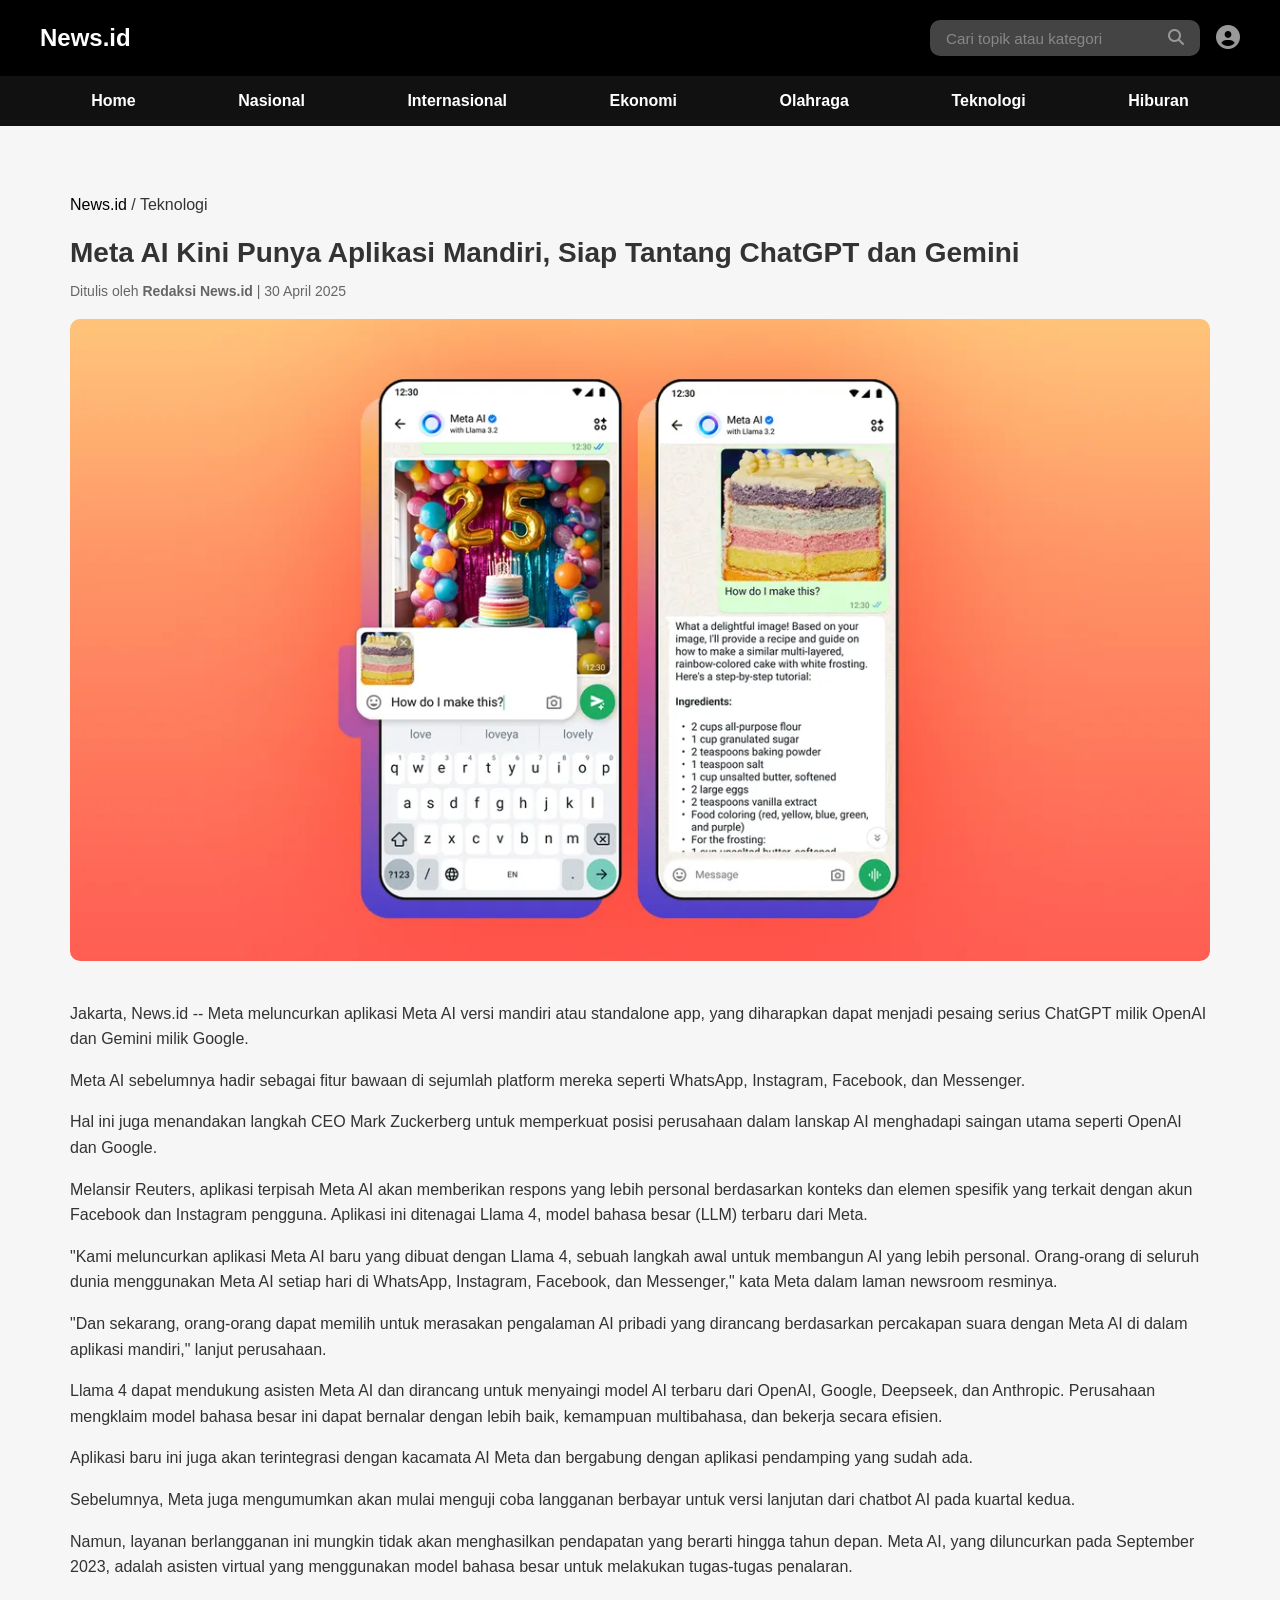
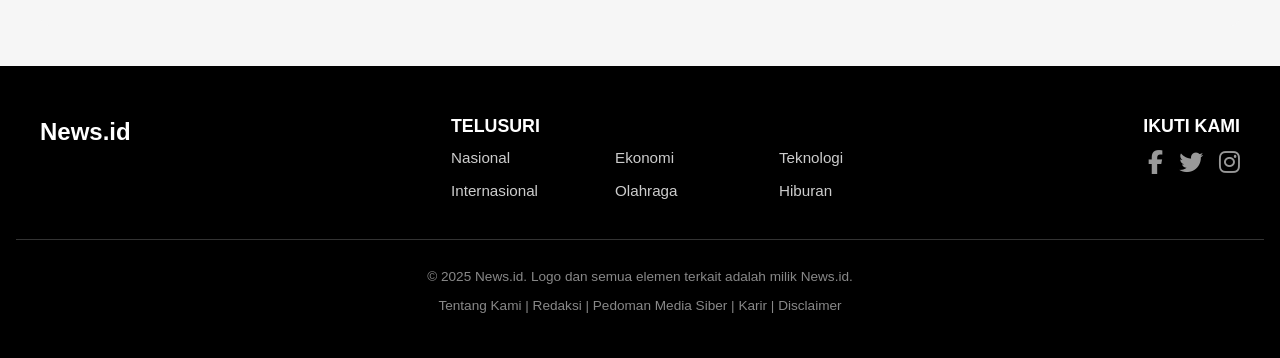
<file: teknologi.html>
<!DOCTYPE html>
<html lang="id">
<head>
  <meta charset="UTF-8" />
  <meta name="viewport" content="width=device-width, initial-scale=1.0" />
  <title>News.id - Teknologi</title>
  <link rel="stylesheet" href="style.css" />
  <link rel="stylesheet" href="https://cdnjs.cloudflare.com/ajax/libs/font-awesome/6.5.0/css/all.min.css" />
</head>
<body>
  <header>
    <div class="top-navbar">
      <div class="container">
        <h1 class="logo">News.id</h1>
    
        <div class="right-section">
          <div class="search-container">
            <input type="text" id="searchInput" placeholder="Cari topik atau kategori" />
            <button id="searchBtn"><i class="fas fa-search"></i></button>
          </div>          
    
          <div class="user-icons">
            <a href="#" title="Profil" class="user-icon">
              <i class="fas fa-user-circle"></i>
            </a>
          </div>          
        </div>
      </div>
    </div>

    <nav class="bottom-navbar">
      <div class="container">
        <ul class="nav-menu">
          <li><a href="index.html">Home</a></li>
          <li><a href="nasional.html" class="active">Nasional</a></li>
          <li><a href="internasional.html">Internasional</a></li>
          <li><a href="ekonomi.html">Ekonomi</a></li>
          <li><a href="olahraga.html">Olahraga</a></li>
          <li><a href="teknologi.html">Teknologi</a></li>
          <li><a href="hiburan.html">Hiburan</a></li>
        </ul>
      </div>
    </nav>
  </header>

  <main class="artikel-container">
    <section class="artikel-box">
      <div class="artikel-breadcrumb">
        <a href="index.html">News.id</a> / <span>Teknologi</span>
      </div>
      <h2 class="artikel-judul">Meta AI Kini Punya Aplikasi Mandiri, Siap Tantang ChatGPT dan Gemini</h2>
      <p class="artikel-meta">Ditulis oleh <strong>Redaksi News.id</strong> | 30 April 2025</p>
      <img src="image/teknologi.webp" class="artikel-gambar" />
      <div class="artikel-isi">
        <p>Jakarta, News.id -- Meta meluncurkan aplikasi Meta AI versi mandiri atau standalone app, yang diharapkan dapat menjadi pesaing serius ChatGPT milik OpenAI dan Gemini milik Google.</p>

        <p>Meta AI sebelumnya hadir sebagai fitur bawaan di sejumlah platform mereka seperti WhatsApp, Instagram, Facebook, dan Messenger.</p>

        <p>Hal ini juga menandakan langkah CEO Mark Zuckerberg untuk memperkuat posisi perusahaan dalam lanskap AI menghadapi saingan utama seperti OpenAI dan Google.</p>

        <p>Melansir Reuters, aplikasi terpisah Meta AI akan memberikan respons yang lebih personal berdasarkan konteks dan elemen spesifik yang terkait dengan akun Facebook dan Instagram pengguna. Aplikasi ini ditenagai Llama 4, model bahasa besar (LLM) terbaru dari Meta.</p>

        <p>"Kami meluncurkan aplikasi Meta AI baru yang dibuat dengan Llama 4, sebuah langkah awal untuk membangun AI yang lebih personal. Orang-orang di seluruh dunia menggunakan Meta AI setiap hari di WhatsApp, Instagram, Facebook, dan Messenger," kata Meta dalam laman newsroom resminya.</p>

        <p>"Dan sekarang, orang-orang dapat memilih untuk merasakan pengalaman AI pribadi yang dirancang berdasarkan percakapan suara dengan Meta AI di dalam aplikasi mandiri," lanjut perusahaan.</p>

        <p>Llama 4 dapat mendukung asisten Meta AI dan dirancang untuk menyaingi model AI terbaru dari OpenAI, Google, Deepseek, dan Anthropic. Perusahaan mengklaim model bahasa besar ini dapat bernalar dengan lebih baik, kemampuan multibahasa, dan bekerja secara efisien.</p>

        <p>Aplikasi baru ini juga akan terintegrasi dengan kacamata AI Meta dan bergabung dengan aplikasi pendamping yang sudah ada.</p>

        <p>Sebelumnya, Meta juga mengumumkan akan mulai menguji coba langganan berbayar untuk versi lanjutan dari chatbot AI pada kuartal kedua.</p>

        <p>Namun, layanan berlangganan ini mungkin tidak akan menghasilkan pendapatan yang berarti hingga tahun depan. Meta AI, yang diluncurkan pada September 2023, adalah asisten virtual yang menggunakan model bahasa besar untuk melakukan tugas-tugas penalaran.</p>
      </div>
    </section>
  </main>

  <footer class="main-footer">
    <div class="container footer-container">
      <div class="footer-brand">
        <h2 class="logo">News.id</h2>
      </div>
      <div class="footer-links">
        <div class="footer-column">
          <h3>TELUSURI</h3>
          <ul class="footer-grid">
            <li><a href="nasional.html">Nasional</a></li>
            <li><a href="ekonomi.html">Ekonomi</a></li>
            <li><a href="teknologi.html">Teknologi</a></li>
            <li><a href="internasional.html">Internasional</a></li>
            <li><a href="olahraga.html">Olahraga</a></li>
            <li><a href="hiburan.html">Hiburan</a></li>
          </ul>
        </div>
      </div>
      <div class="footer-social">
        <h3>IKUTI KAMI</h3>
        <div class="social-icons">
          <a href="#" class="facebook" title="Facebook"><i class="fab fa-facebook-f"></i></a>
          <a href="#" class="twitter" title="Twitter"><i class="fab fa-twitter"></i></a>
          <a href="#" class="instagram" title="Instagram"><i class="fab fa-instagram"></i></a>
        </div>
      </div>      
    </div>  
    <div class="footer-bottom">
      <p>&copy; 2025 News.id. Logo dan semua elemen terkait adalah milik News.id.</p>
      <p>Tentang Kami | Redaksi | Pedoman Media Siber | Karir | Disclaimer</p>
    </div>
  </footer>

  <script src="script.js"></script>
</body>
</html>
</file>
<file: style.css>
body {
    margin: 0;
    font-family: Arial, sans-serif;
    background-color: #f6f6f6;
    color: #333;
  }
  
  .container {
    max-width: 1200px;
    margin: 0 auto;
    padding: 0 1rem;
    display: flex;
    justify-content: space-between;
    align-items: center;
    flex-wrap: wrap;
  }
  
  /* Navigasi */
  .top-navbar {
    background-color: #000;
    color: white;
    padding: 0.5rem 0;
  }
  
  .logo {
    font-size: 1.5rem;
    font-weight: bold;
    color: white;
  }
  
  .right-section {
    display: flex;
    align-items: center;
    gap: 1rem;
  }
  
  .search-container {
    display: flex;
    flex-grow: 1;
    max-width: 500px;
  }
  
  .search-container input {
    flex: 1;
    padding: 0.6rem 1rem;
    border: none;
    border-radius: 10px 0 0 10px;
    background-color: #444;
    color: #999;
    font-size: 0.95rem;
  }
  
  .search-container button {
    padding: 0 1rem;
    background-color: #444;
    color: #999;
    border: none;
    border-radius: 0 10px 10px 0;
    cursor: pointer;
    font-size: 1rem;
  }  
  
  .search-container input::placeholder {
    color: #888;
  }
  
  .user-icons {
    display: flex;
    align-items: center;
  }
  
  .user-icons a {
    color: #999;
    font-size: 1.5rem;
    transition: color 0.3s ease;
    text-decoration: none;
  }
  
  .user-icons a:hover {
    color: white;
  }   
  
  .bottom-navbar {
    background-color: #111;
  }
  
  .nav-menu {
    display: flex;
    justify-content: space-between;
    list-style: none;
    padding: 0.5rem 0;
    margin: 0;
    flex-wrap: wrap;
    width: 100%;
  }
  
  .nav-menu li {
    flex: 1 1 auto;
    text-align: center;
  }
  
  .nav-menu li a {
    display: block;
    color: white;
    text-decoration: none;
    font-weight: bold;
    padding: 0.5rem;
  }
  
  .nav-menu li a:hover {
    text-decoration: underline;
  }
  
  /* Beranda */
  .home-box {
    background-color: #f6f6f6;
    padding: 20px;
    margin: 20px auto;
    border-radius: 10px;
    max-width: 1200px;
  }

  .home-grid {
    display: flex;
    flex-wrap: wrap;
    gap: 20px;
  }

  .main-news {
    flex: 2;
    display: flex;
    flex-direction: column;
  }

  .headline-news {
    position: relative;
  }

  .headline-news img {
    width: 100%;
    border-radius: 10px;
    height: auto;
    object-fit: cover;
  }

  .headline-label {
    position: absolute;
    top: 10px;
    left: 10px;
    background-color: #00aced;
    color: #fff;
    padding: 6px 12px;
    border-radius: 20px;
    font-weight: bold;
  }

  .headline-title {
    position: absolute;
    bottom: 10px;
    left: 10px;
    right: 10px;
    font-size: 1.4em;
    font-weight: bold;
    color: #fff;
    text-shadow: 0 0 6px rgba(0, 0, 0, 0.7);
  }

  .sub-news-list {
    display: flex;
    justify-content: space-between;
    margin-top: 15px;
    gap: 10px;
  }

  .sub-news-item {
    flex: 1;
    background-color: white;
    border-radius: 10px;
    overflow: hidden;
  }

  .sub-news-item img {
    width: 100%;
    height: 120px;
    object-fit: cover;
  }

  .sub-news-title {
    padding: 10px;
    font-size: 1rem;
    font-weight: bold;
  }

  .sidebar-popular {
    flex: 1;
    background-color: white;
    padding: 15px;
    border-radius: 10px;
  }

  .popular-title {
    font-size: 1.5rem;
    font-weight: bold;
    margin-bottom: 20px;
  }

  .popular-item {
    display: flex;
    align-items: flex-start;
    gap: 10px;
    margin-bottom: 20px;
  }

  .popular-number {
    background-color: #111;
    color: white;
    padding: 6px 12px;
    border-radius: 50%;
    font-weight: bold;
  }

  .popular-content {
    flex: 1;
  }

  .popular-headline {
    font-size: 18px;
    margin: 0;
    font-weight: bold;
  }

  .popular-category {
    font-size: 0.8em;
    color: #e60000;
  }
  
  a.headline-link,
  a.sub-news-link {
    text-decoration: none;
    color: inherit;
    display: block;
    border-radius: 10px;
  }

  a.headline-link:hover,
  a.sub-news-link:hover {
    background-color: rgba(0, 0, 0, 0.03);
  }

  .popular-headline-link {
    color: inherit;
    text-decoration: none;
  }
  
  .popular-headline-link:hover {
    text-decoration: underline;
  }

  /* Judul Berita */
  .news-container {
    max-width: 1200px;
    margin: 40px auto;
    padding: 0 20px;
  }

  .news-header {
    margin-bottom: 30px;
  }
  
  .news-header h2 {
    font-size: 24px;
    font-weight: bold;
    margin-bottom: 20px;
  }
  
  .berita-item {
    display: flex;
    gap: 20px;
    margin-bottom: 30px;
    background-color: #f6f6f6;
    color: #000;
    border-radius: 10px;
    overflow: hidden;
    padding: 15px;
    transition: background-color 0.3s;
  }

  .berita-item:hover {
    background-color: white;
  }
  
  .berita-item img {
    width: 300px;
    height: 180px;
    object-fit: cover;
    border-radius: 10px;
  }

  .berita-content {
    flex: 1;
    display: flex;
    flex-direction: column;
    justify-content: center;
  }

  .berita-judul {
    font-size: 20px;
    font-weight: bold;
    margin-bottom: 10px;
    text-decoration: none;
  }

  .berita-judul:hover {
    text-decoration: underline;
  }

  .berita-kategori {
    font-size: 14px;
    color: #e60000;
    font-weight: 500;
  }

  /* Artikel Berita */
  .artikel-container {
    max-width: 1200px;
    margin: 40px auto;
    padding: 0 20px;
  }
  
  .artikel-box {
    background-color: #f6f6f6;
    padding: 30px;
    border-radius: 10px;
  }

  .artikel-breadcrumb {
    font-size: 1rem;
    margin-bottom: 15px;
  }
  
  .artikel-breadcrumb a {
    color: #000;
    text-decoration: none;
  }
  
  .artikel-breadcrumb a:hover {
    text-decoration: underline;
  }  
  
  .artikel-judul {
    font-size: 28px;
    margin-bottom: 10px;
  }
  
  .artikel-meta {
    font-size: 14px;
    color: #666;
    margin-bottom: 20px;
  }
  
  .artikel-gambar {
    width: 100%;
    border-radius: 10px;
    margin-bottom: 20px;
  }
  
  .artikel-isi p {
    margin-bottom: 16px;
    line-height: 1.6;
    font-size: 16px;
  }    
  
  /* Footer */
  footer {
    background-color: #000;
    color: white;
    padding: 2rem 1rem;
    font-size: 0.95rem;
  }

  .footer-container {
    max-width: 1200px;
    margin: 0 auto;
    padding: 0 1rem;
    display: flex;
    flex-wrap: wrap;
    justify-content: space-between;
    align-items: flex-start;
    gap: 2rem;
  }

  .footer-brand {
    flex: 1 1 200px;
  }

  .footer-brand h1 {
    font-size: 1.5rem;
    font-weight: bold;
    margin-bottom: 0.5rem;
  }

  .footer-links {
    display: flex;
    gap: 3rem;
    flex: 2 1 600px;
    justify-content: center;
    align-items: flex-start;
    flex-wrap: wrap;
  }

  .footer-column {
    display: flex;
    flex-direction: column;
    min-width: 120px;
  }

  .footer-column h3 {
    font-weight: bold;
    margin-bottom: 0.75rem;
  }

  .footer-grid {
    display: grid;
    grid-template-columns: repeat(3, minmax(100px, 1fr));
    gap: 0.5rem 4rem;
    padding: 0;
    margin: 0;
    list-style: none;
  }

  .footer-grid li {
    margin-bottom: 0.5rem;
  }

  .footer-grid a {
    color: #ccc;
    text-decoration: none;
  }

  .footer-grid a:hover {
    text-decoration: underline;
    color: white;
  }

  .footer-social {
    flex: 1 1 150px;
    text-align: right;
    align-self: flex-start;
  }

  .footer-social h3 {
    font-weight: bold;
    margin-bottom: 0.75rem;
  }

  .footer-social .social-icons {
    display: flex;
    justify-content: flex-end;
    gap: 1rem;
    font-size: 1.5rem;
  }

  .footer-social a {
    color: #999;
    transition: color 0.3s ease;
  }

  .footer-social a:hover {
    color: white;
  }

  .footer-bottom {
    border-top: 1px solid #333;
    margin-top: 2rem;
    padding-top: 1rem;
    text-align: center;
    color: #888;
    font-size: 0.85rem;
  }

  .footer-bottom a {
    color: #ccc;
    margin: 0 0.3rem;
    text-decoration: none;
  }

  .footer-bottom a:hover {
    text-decoration: underline;
    color: white;
  }
  
  @media (max-width: 768px) {
    .container {
      flex-direction: column;
      align-items: flex-start;
      gap: 1rem;
    }
  
    .right-section {
      flex-direction: column;
      align-items: stretch;
      width: 100%;
    }
  
    .search-container {
      width: 100%;
    }
  
    .top-navbar,
    .bottom-navbar,
    .nav-menu li {
      text-align: left;
    }
  
    .nav-menu {
      flex-direction: column;
      gap: 0;
    }
  
    .nav-menu li {
      flex: 1 1 100%;
    }
  
    .home-grid {
      flex-direction: column;
    }
  
    .main-news,
    .sidebar-popular {
      flex: 1 1 100%;
    }
  
    .sub-news-list {
      flex-direction: column;
    }
  
    .sub-news-item {
      width: 100%;
    }
  
    .berita-item {
      flex-direction: column;
      align-items: center;
    }
  
    .berita-item img {
      width: 100%;
      height: auto;
    }
  
    .berita-content {
      text-align: left;
      width: 100%;
    }
  
    .artikel-container,
    .news-container {
      padding: 0 1rem;
    }
  
    .artikel-gambar {
      height: auto;
    }
  
    .footer-container {
      flex-direction: column;
      align-items: flex-start;
      gap: 1.5rem;
    }
  
    .footer-links {
      flex-direction: column;
      align-items: flex-start;
      gap: 1rem;
    }
  
    .footer-social {
      width: 100%;
      text-align: left;
    }
  
    .footer-social .social-icons {
      justify-content: flex-start;
    }
  
    .footer-bottom {
      text-align: left;
    }
  }
</file>
